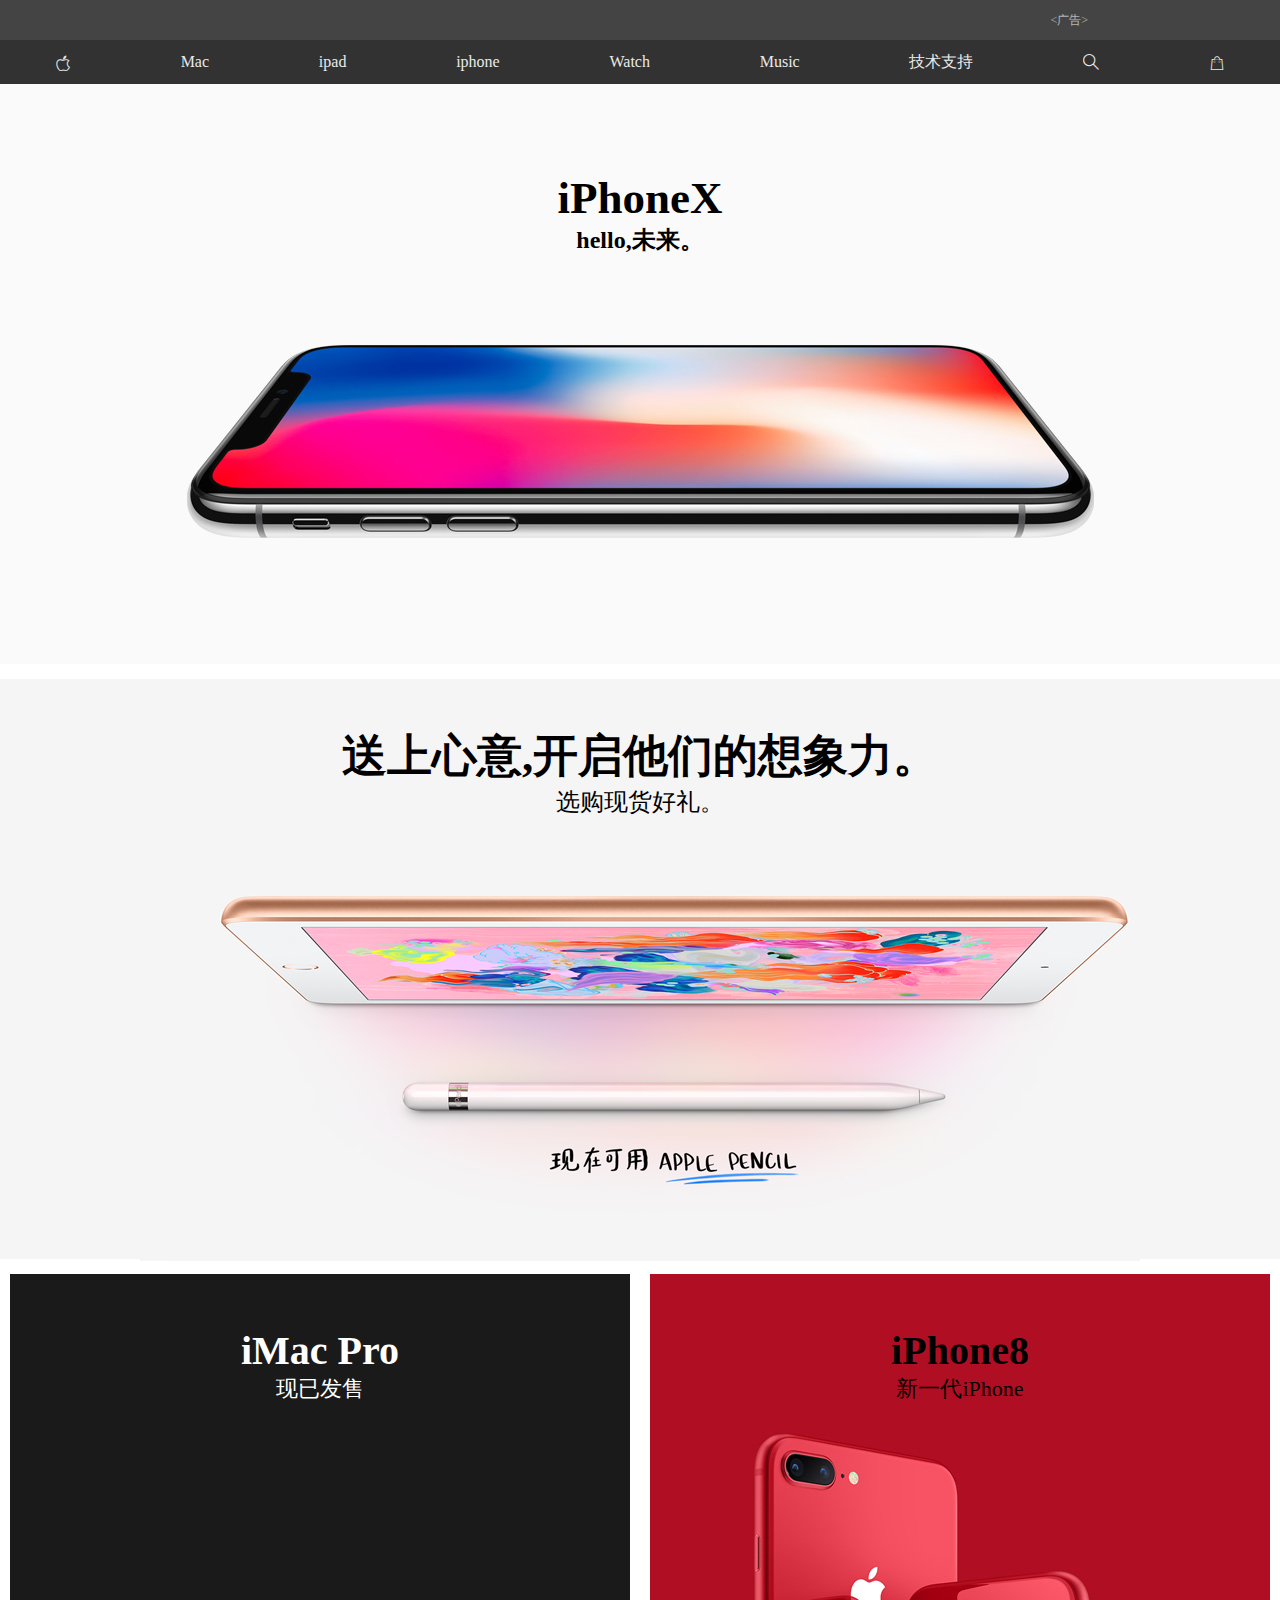
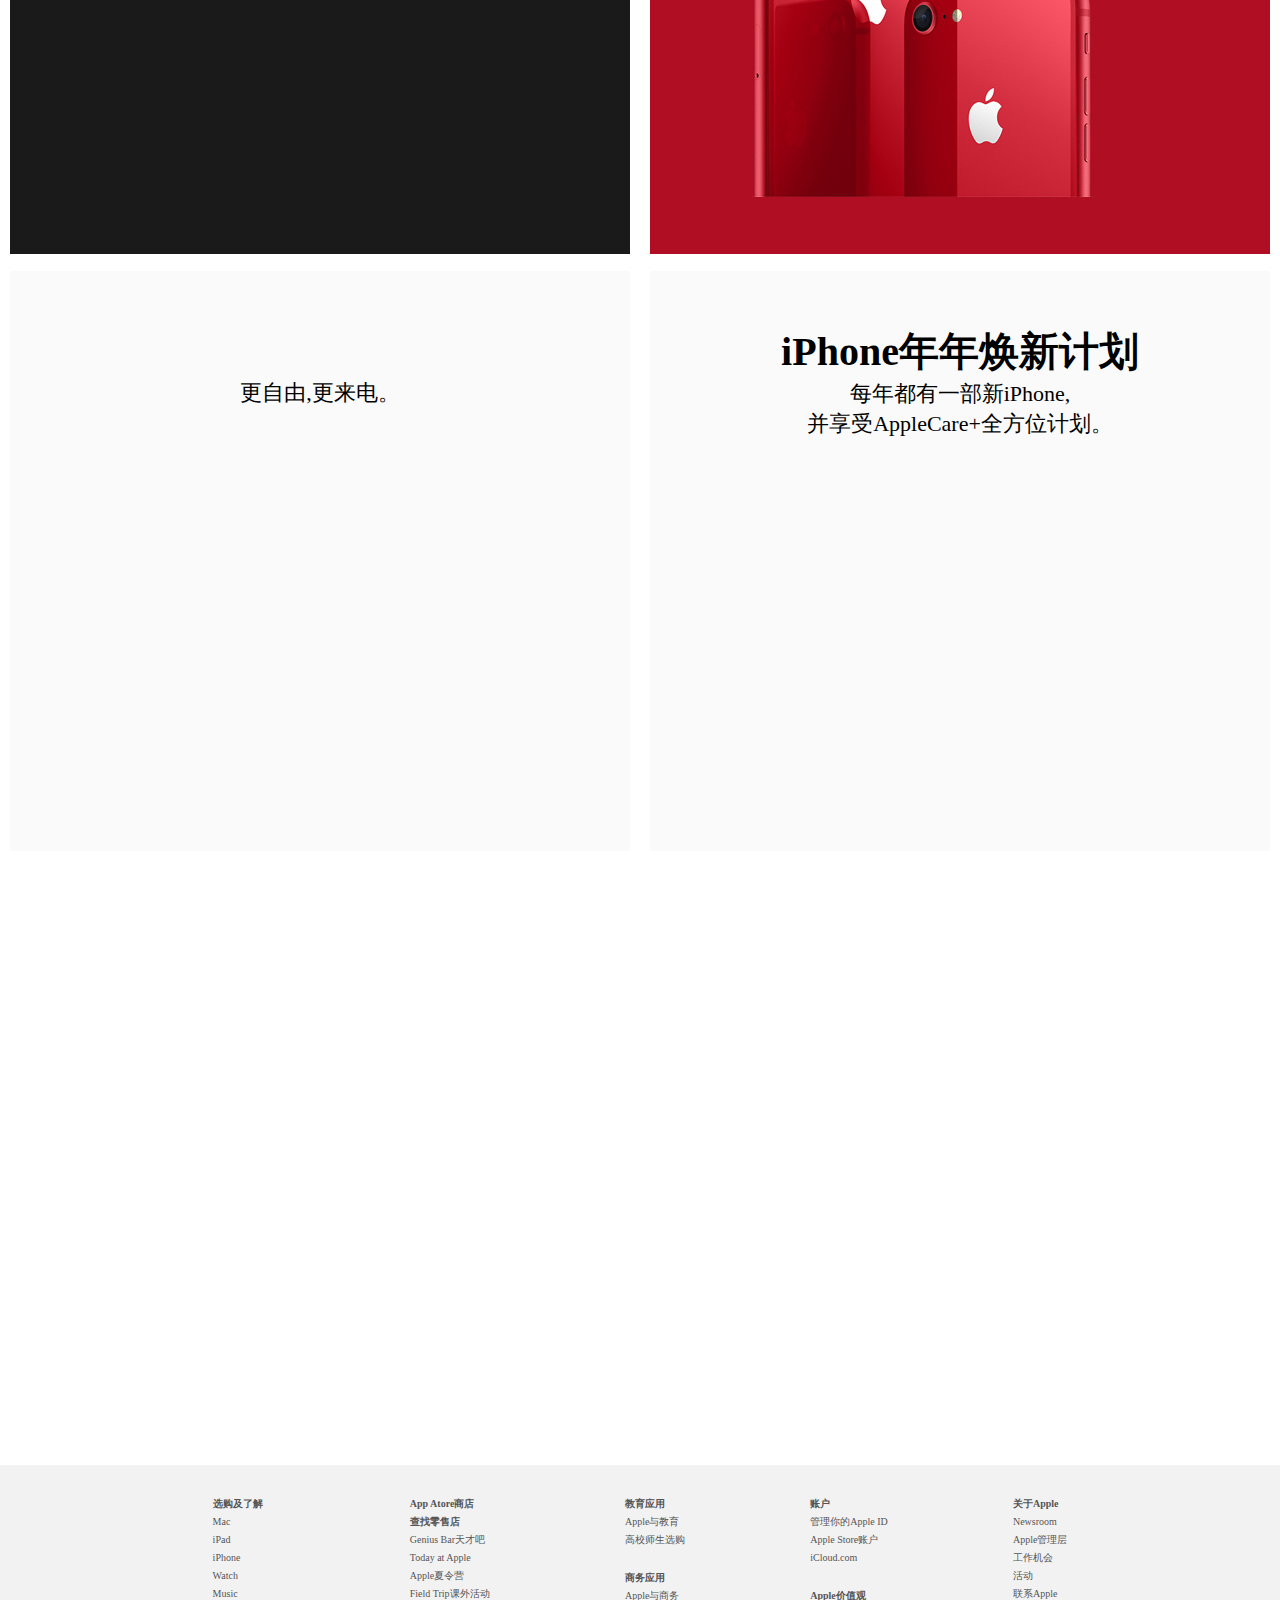
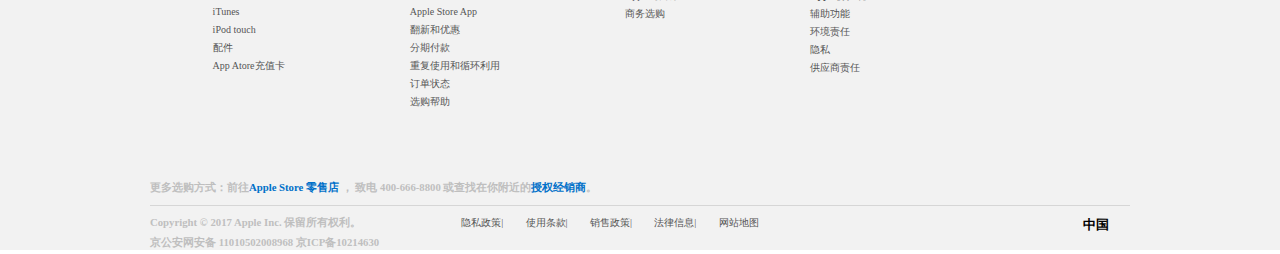
<file: index.html>
<!DOCTYPE html>
<html>
	<head>
		<meta charset="utf-8" name="viewport" />
		<title></title>
			<link href="font/iconfont.css" rel="stylesheet" />	
			<script src="jquery-3.2.1.js"></script>
		<style>
			*{
				margin: 0px;
				padding: 0px;
			}
			.guanggao{
				width: 100%;
				background-color: #444444;
				height: 40px;
				line-height: 40px;				
			}
			.guanggao1{
				width: 85%;
				text-align: right;
				color: #FFFFFF;
				font-size: 12px;
				opacity: 0.6;
			}	
			.apple a span{
				color: white;
			}	
			.sou{
				display: none;
			}			
			@media  screen and (min-width:768px ) and (max-width:1069px ) {		
				#da{
					width:100%;
					background-color: #323232;					
					height: 44px;
					line-height: 44px;
				}													
				
				.daohangtiao{
					width:100%;
					background-color: #323232;					
					height: 44px;
				}																
				.daohangtiao ul{
					display: flex;
					justify-content: space-around;
					height: 44px;
					line-height: 44px;
				}
				.daohangtiao ul li{
					list-style: none;
				}
				.daohangtiao ul li a{
					color: #FFFFFF;
					opacity: 0.9;
					text-decoration: none;
				}
				.daohangtiao ul li a:hover{
					color: #FFFFFF;
					opacity: 0.6;
					text-decoration: none;
				}
				.sp{
					display: none;
				}
				.watch,.iphone{
					width: 100%;
					height: 569px;
					text-align: center;
					margin: 0 auto;
				}
				.iphone{
					background-color:#FAFAFA;
				}
				.watch{
					margin-top: 15px;
					background-color:#F5F5F5;
				}	
				.iphone1{
					width: 100%;
					height: auto;
					padding-top: 88px;padding-bottom: 88px;
				}
				.watch1{
					width: 100%;
					height: auto;
					padding-top: 47px;padding-bottom: 47px;
				}
				.iphone1 h2{
					font-size: 44px;
				}
				.iphone1 h3{
					font-size: 24px;
				}
				.content{
					width: 704px;
					height: 148px;
					margin: 0 auto;
				}
				.content3{
					width: 742px;
					height: 383px;
					margin: 0 auto;
				}
				.content1{
					background:url(img/iphone_x_medium.jpg) no-repeat;
					width: 100%;
					height: 100%;
					background-position: 0 0;					
				}	
				.content2{
					background: url(img/ipad_medium.jpg) no-repeat;
					width: 100%;
					height: 100%;
					background-position: 0 0;
				}	
				.watch1 h2{
					font-size: 37px;
					font-weight: 600;
				}
				.watch1 h3{
					font-size: 22px;
					font-weight: 400;
				}
				.liebiao{
					margin-top: 15px;
					width: 100%;
				}
				.liebiao ul{
					display: flex;
					justify-content: space-around;
					flex-flow: wrap row;
					width: 100%;
				}	
				.liebiao ul li{
					list-style: none;
					width: 48%;
					height:  522px;
				}
				.liebiao ul li>div{
					width: 100%;
					height: 505px;
					margin: 0 auto;
					text-align: center;
					overflow: hidden;					
				}
				.te{
					background-color: #1A1A1A;
				}
				.shu{
					background-color: #B00E23;
				}
				.bei{
					background-color: #FAFAFA;
				}
				.box1{
					width: 100%;
					height: auto;
					padding-top: 53px;
					
				}
				.box1 h2{
					font-size: 40px;
				}
				.box1 h5{
					font-size: 22px;
					font-weight: 100;
					
				}
				.box1 h2,.box1 h5{
					color: white;
				}
				.coo h2,.coo h5{
					color: black;
				}
				.special{
					padding-top: 53px;
				}
				.box3{					
					width: 100%;
					height: 100%;
					background-position: 0 0;
				}
				.box3-item{
					background: url(http://ozcpgl12w.bkt.clouddn.com/imac_pro_medium.jpg) no-repeat;
				}	
				.box2-item{
					width: 380px;
					height: 392px;
					margin: 0 auto;
				}
				.box3-item1{
					background: url(img/product_red_medium.jpg) no-repeat;
				}	
				.box2-item1{
					width: 300px;
					height: 350px;
					margin: 0 auto;
					padding-top: 28px;
				}
				.box3-item2{
					background: url(http://ozcpgl12w.bkt.clouddn.com/watch_series_3_medium.jpg) no-repeat;
				}	
				.box2-item2{
					width: 288px;
					height: 322px;
					margin: 0 auto;
					padding-top: 50px;
				}
				.wenzi{
					background: url(http://ozcpgl12w.bkt.clouddn.com/watch_series_3_promo_medium.png) no-repeat;
					background-position: 0 0;
					width: 117px;
					height: 44px;
					margin: 0 auto;			
				}
				.box3-item3{
					background: url(http://ozcpgl12w.bkt.clouddn.com/trade_up_medium.jpg) no-repeat;
				}	
				.box2-item3{
					width: 516px;
					height: 490px;
					margin: 0 auto;
					position: relative;
					top: -100px;
				}
				.show{
					position: relative;
					z-index: 100;
				}
				.box3-item4{
					background: url(http://ozcpgl12w.bkt.clouddn.com/ipad_pro_film_medium.jpg) no-repeat;
				}	
				.box2-item4{
					width: 516px;
					height: 490px;
					margin: 0 auto;
					position: relative;
					top: -134px;
				}
				.box3-item5{
					background: url(http://ozcpgl12w.bkt.clouddn.com/holiday_film_medium.jpg) no-repeat;
				}	
				.box2-item5{
					width: 516px;
					height: 489px;
					margin: 0 auto;
					position: relative;
					top: -186px;
				}
				.footer{
					background-color: #F2F2F2;
					width: 100%;
					margin: 0 auto;		
					margin-top: -15px;			
				}
				.room{
					width: 100%;
					height: 286px;
					margin: 0 auto;
					padding-top: 30px;					
				}
				.room>ul{
					display: flex;
					justify-content: space-around;
				}
				.room ul li{
					list-style: none;
					font-size: xx-small;
					color: #555;				
				}
				.room>ul>li>ul>li{
					height: 18px;
					line-height: 18px;
				}
				.huanhang{
					margin-top: 20px;
				}
				.more{
					width: 80%px;
					margin: 0 auto;
					color: #BFBFBF;
				}
				.banquan{
					border-top: 1px solid #D6D6D6;
					width: 80%px;
					padding-top: 10px;
				}
				.footer1{
					width: 260px;
					height: 17px;
					float: left;
				}
				.footer2 {
					height: 20px;
					width: 320px;
					margin-left: 300px;
				}
				.footer2 ul li{
					list-style: none;					
					font-size: 10px;										
				}
				.footer2 ul li a{
					color: #555555;
					text-decoration: none;
				}
				.footer2 ul{
					width: 320px;
					display: flex;
					justify-content: space-around;
				}
				.more span{
					color: #0070C9;
				}
				.footer3{
					padding-bottom: 10px;
				}	
			}
			
			@media  screen  and (min-width:1069px ){	
				#da{
					width:100%;
					background-color: #323232;					
					height: 44px;
					line-height: 44px;
				}																					
				.daohangtiao{
					width:100%;
					background-color: #323232;					
					height: 44px;
				}																				
				.daohangtiao ul{
					display: flex;
					justify-content: space-around;
					height: 44px;
					line-height: 44px;
				}
				.daohangtiao ul li{
					list-style: none;
				}
				.daohangtiao ul li a{
					color: #FFFFFF;
					opacity: 0.9;
					text-decoration: none;
				}
				.daohangtiao ul li a:hover{
					color: #FFFFFF;
					opacity: 0.6;
					text-decoration: none;
				}
				.sp{
					display: none;
				}
				.watch,.iphone{
					width: 100%;
					height: 580px;
					text-align: center;
					margin: 0 auto;
				}	
				.iphone{
					background-color:#FAFAFA;
				}
				.watch{
					margin-top: 15px;
					background-color:#F5F5F5;
				}
				
				.iphone1{
					width: 100%;
					height: auto;
					padding-top: 88px;padding-bottom: 88px;
				}
				.watch1{
					width: 100%;
					height: auto;
					padding-top: 47px;padding-bottom: 47px;
				}
				.iphone1 h2{
					font-size: 45px;
				}
				.iphone1 h3{
					font-size: 24px;
				}
				.watch1 h2{
					font-size: 45px;
					font-weight: 600;
				}
				.watch1 h3{
					font-size: 24px;
					font-weight: 400;
				}
				.content{
					width: 909px;
					height: 194px;
					margin: 0 auto;
				}
				.content3{
					width: 1000px;
					height: 403px;
					margin: 0 auto;
				}
				.content1{
					background: url(img/iphone_x_large.jpg) no-repeat;
					width: 100%;
					height: 100%;
					background-position: 0 0;
				}
				.content2{
					background: url(img/ipad_large.jpg) no-repeat;
					width: 100%;
					height: 100%;
					background-position: 0 0;
				}
				.liebiao{
					margin-top: 15px;
					width: 100%;
				}
				.liebiao ul{
					display: flex;
					justify-content: space-around;
					flex-flow: wrap row;
					height: 1791px;
					width: 100%;
				}	
				.liebiao ul li{
					list-style: none;
					width: 48.4%;
				}
				.liebiao ul li>div{
					width: 100%;
					height: 580px;
					margin: 0 auto;
					text-align: center;
					overflow: hidden;
					
				}
				.te{
					background-color: #1A1A1A;
				}
				.shu{
					background-color: #B00E23;
				}
				.bei{
					background-color: #FAFAFA;
				}
				.box1{
					width: 100%;
					height: auto;
					padding-top: 53px;					
				}
				.box1 h2{
					font-size: 40px;
				}
				.box1 h5{
					font-size: 22px;
					font-weight: 100;					
				}
				.box1 h2,.box1 h5{
					color: white;
				}
				.coo h2,.coo h5{
					color: black;
				}
				.special{
					padding-top: 53px;
				}
				.box3{					
					width: 100%;
					height: 100%;					
					background-position: 0 0;
				}
				.box3-item{
					background: url(http://ozcpgl12w.bkt.clouddn.com/imac_pro_large.jpg) no-repeat;
				}	
				.box2-item{
					width: 450px;
					height: 457px;
					margin: 0 auto;
				}
				.box3-item1{
					background: url(img/product_red_large.jpg) no-repeat;
				}	
				.box2-item1{
					width: 415px;
					height: 416px;
					margin: 0 auto;
					padding-top: 28px;
				}
				.box3-item2{
					background: url(http://ozcpgl12w.bkt.clouddn.com/watch_series_3_large.jpg) no-repeat;
				}	
				.box2-item2{
					width: 586px;
					height: 274px;
					margin: 0 auto;
					padding-top: 90px;
				}
				.wenzi{
					background: url(http://ozcpgl12w.bkt.clouddn.com/watch_series_3_promo_large.png) no-repeat;
					background-position: 0 0;
					width: 142px;
					height: 54px;
					margin: 0 auto;			
				}
				.box3-item3{
					background: url(http://ozcpgl12w.bkt.clouddn.com/trade_up_large.jpg) no-repeat;
				}	
				.box2-item3{
					width: 1262px;
					height: 580px;
					margin: 0 auto;
					position: relative;
					left: -325px;
					top: -170px;
				}
				.show{
					position: relative;
					z-index: 100;
				}
				.box3-item4{
					background: url(http://ozcpgl12w.bkt.clouddn.com/ipad_pro_film_large.jpg) no-repeat;
				}	
				.box2-item4{
					width: 1262px;
					height: 580px;
					margin: 0 auto;
					position: relative;
					left: -325px;
					top: -134px;
				}
				.box3-item5{
					background: url(http://ozcpgl12w.bkt.clouddn.com/holiday_film_large.jpg) no-repeat;
				}	
				.box2-item5{
					width: 1262px;
					height: 580px;
					margin: 0 auto;
					position: relative;
					left: -325px;
					top: -186px;
				}
				.footer{
					background-color: #F2F2F2;
					margin-top: 15px;
					width: 100%;
					margin: 0 auto;					
				}
				.room{
					width: 980px;
					height: 286px;
					margin: 0 auto;
					padding-top: 30px;					
				}
				.room>ul{
					display: flex;
					justify-content: space-around;
				}
				.room ul li{
					list-style: none;
					font-size: 10px;
					color: #555;				
				}
				.room>ul>li>ul>li{
					height: 18px;
					line-height: 18px;
				}
				.huanhang{
					margin-top: 20px;
				}
				.more{
					width: 980px;
					margin: 0 auto;
					color: #BFBFBF;
				}
				.banquan{
					border-top: 1px solid #D6D6D6;
					width: 980px;
					padding-top: 10px;
				}
				.footer1{
					width: 260px;
					height: 17px;
					float: left;
				}
				.footer2 {
					height: 20px;
					width: 320px;
					margin-left: 300px;
				}
				.footer2 ul li{
					list-style: none;					
					font-size: 10px;										
				}
				.footer2 ul li a{
					color: #555555;
					text-decoration: none;
				}
				.footer2 ul{
					width: 320px;
					display: flex;
					justify-content: space-around;
				}
				.more span{
					color: #0070C9;
				}
				.footer3{
					padding-bottom: 10px;
				}
				.footer4{
					float: right;
				}
				.footer4 h5,.footer4 b{
					float: right;
					color: black;
					position: relative;
					top: -20px;
				}
				.footer4 b{
					background: url(https://images.apple.com/ac/flags/1/images/zh-cn/16.png) no-repeat;
					background-position: 0 0;
					width: 21px;height: 16px;
					display: block;
				}
			}			
			@media only screen and (max-width:768px ){												
				#da{
					width:100%;
					background-color: #323232;					
					height: 44px;
					line-height: 44px;
				}						
				.daohangtiao ul li{
					display: none;
				}
				.xiao{
					height: 40px;
					line-height: 40px;
					width: 100%;					
					display: block;
				}
				.sp{
					height: 40px;
					line-height: 40px;
					width: 100%;
					display: block;
				}
				.sp ul{
					display: flex;
					justify-content: space-around;
				}
				.sp ul li{
					list-style: none;
				}
				.sp ul li span{
					color: white;
				}
				.shousuo{
					color: white;					
				}
				.sp:hover .daohangtiao{
					height: auto;
					width: 100%;
					display: inline-block;
					background-color: #000000;	
				}
				.xiao:hover .daohangtiao ul{
					display: inline-block;	
					background-color: #000000;	
					color: white;	
					height: auto;width: 100%;							
				}
				.xiao:hover .daohangtiao ul li{
					height: 40px;
					width: 100%;
					text-align: left;
					list-style: none;
					display: inline-block;	
				}
				.xiao:hover .daohangtiao ul li a{
					color: white;
					opacity: 0.8;
					text-decoration: none;
					margin-left: 5%;
				}
				.xiao .daohangtiao ul li a:hover{
					color: white;
					opacity: 0.5;
					text-decoration: none;
				}
				.content{
					width: 167px;
					height: 333px;
					margin: 0 auto;
				}
				.content1{
					background: url(http://ozcpgl12w.bkt.clouddn.com/iphone_x_small.jpg) no-repeat;
					width: 100%;
					height: 100%;
					background-position: 0 0;
				}
				.watch,.iphone{
					width: 100%;
					height: 500px;
					text-align: center;
					margin: 0 auto;
					
				}	
				.iphone{
					background-color:#FAFAFA;
				}
				.watch{
					margin-top: 15px;
					background-color:#F5F5F5;
				}
				.iphone1{
					width: 100%;
					height: auto;
					padding-top: 40px;padding-bottom: 40px;
				}
				.watch1{
					width: 100%;
					height: auto;
					padding-top: 37px;padding-bottom: 37px;
				}
				.iphone1 h2{
					font-size: 32px;
				}
				.iphone1 h3{
					font-size: 19px;
				}
				.watch1 h2{
					font-size: 32px;
					font-weight: 600;
				}
				.watch1 h3{
					font-size: 19px;
					font-weight: 400;
				}
				.content2{
					background: url(http://ozcpgl12w.bkt.clouddn.com/holiday_last_chance_small.png) no-repeat;
					width: 100%;
					height: 100%;
					background-position: 0 0;
				}
				.content3{
					width: 235px;
					height: 330px;
					margin: 0 auto;
				}
				.apple a span ,.bao a span{
					display: none;
				}
				.sou{
					display: inline-block;
				}
				.liebiao{
					margin-top: 15px;
					width: 100%;
				}
				.liebiao ul{
					display: flex;
					justify-content: space-around;
					flex-flow: wrap row;
					height: 3190px;
					width: 100%;
				}	
				.liebiao ul li{
					list-style: none;
					width: 100%;
					height: 520px;
				}
				.liebiao ul li>div{
					width: 100%;
					height: 520px;
					margin: 0 auto;
					text-align: center;
					overflow: hidden;
				}
				.te{
					background-color: #1A1A1A;
				}
				.shu{
					background-color: #B00E23;
				}
				.bei{
					background-color: #FAFAFA;
				}
				.box1{
					width: 100%;
					height: auto;
					padding-top: 53px;					
				}
				.box1 h2{
					font-size: 40px;
				}
				.box1 h5{
					font-size: 22px;
					font-weight: 100;
					
				}
				.box1 h2,.box1 h5{
					color: white;
				}
				.coo h2,.coo h5{
					color: black;
				}
				.special{
					padding-top: 53px;
				}
				.box3{					
					width: 100%;
					height: 100%;
					background-position: 0 0;
				}
				.box3-item{
					background: url(http://ozcpgl12w.bkt.clouddn.com/imac_pro_small.jpg) no-repeat;
				}	
				.box2-item{
					width: 323px;
					height: 333px;
					margin: 0 auto;
				}
				.box3-item1{
					background: url(http://ozcpgl12w.bkt.clouddn.com/iphone_8_small.jpg) no-repeat;
				}	
				.box2-item1{
					width: 269px;
					height: 361px;
					margin: 0 auto;
					padding-top: 28px;
				}
				.box3-item2{
					background: url(http://ozcpgl12w.bkt.clouddn.com/watch_series_3_small.jpg) no-repeat;
				}	
				.box2-item2{
					width: 291px;
					height: 326px;
					margin: 0 auto;
					padding-top: 90px;
				}
				.wenzi{
					background: url(http://ozcpgl12w.bkt.clouddn.com/watch_series_3_promo_small.png) no-repeat;
					background-position: 0 0;
					width: 142px;
					height: 54px;
					margin: 0 auto;			
				}
				.box3-item3{
					background: url(http://ozcpgl12w.bkt.clouddn.com/trade_up_small.jpg) no-repeat;
				}	
				.box2-item3{
					width: 736px;
					height: 500px;
					margin: 0 auto;
					position: relative;

					top: -140px;
				}
				.show{
					position: relative;
					z-index: 100;
				}
				.box3-item4{
					background: url(http://ozcpgl12w.bkt.clouddn.com/ipad_pro_film_small.jpg) no-repeat;
				}	
				.box2-item4{
					width: 736px;
					height: 500px;
					margin: 0 auto;
					position: relative;
					top: -134px;
					left: -2px;
				}
				.box3-item5{
					background: url(http://ozcpgl12w.bkt.clouddn.com/holiday_film_small.jpg) no-repeat;
				}	
				.box2-item5{
					width: 736px;
					height: 548px;
					margin: 0 auto;
					position: relative;
					top: -186px;
					left: -2px;
				}
				.footer{
					background-color: #F2F2F2;
					width: 100%;
					margin: 0 auto;	
					margin-top: -20px;				
				}
				.room{
					margin: 0 auto;				
				}
				.room>ul{
					display: block;
					width: 100%;
				}
				.room ul li{
					list-style: none;
					font-size: 10px;
					color: #555;				
				}
				.room>ul>li>ul>li>ul>li{
					display: none;
				}
				.room>ul>li>ul>li{
					height: 18px;
					padding-bottom: 10px;padding-top: 10px;
					border-bottom: 1px solid #D6D6D6;
				}
				.huanhang{
					margin-top: 20px;
				}
				.more{
					margin: 0 auto;
					color: #BFBFBF;
					margin-top: 18px;
				}
				.banquan{

					width: 980px;
					padding-top: 10px;
				}
				.footer1{
					width: 260px;
					height: 17px;
					float: left;
				}
				.footer2 {
					height: 20px;
					width: 320px;
					margin-left: 300px;
				}
				.footer2 ul li{
					list-style: none;					
					font-size: 10px;										
				}
				.footer2 ul li a{
					color: #555555;
					text-decoration: none;
				}
				.footer2 ul{
					width: 320px;
					display: flex;
					justify-content: space-around;
				}
				.more span{
					color: #0070C9;
				}
				.footer3{
					padding-bottom: 10px;
				}
				.move{
					margin-top: -20px !important;
				}
			}
		</style>

	</head>
	<body>	
		<div class="guanggao">
			<div class="guanggao1">
				<广告>
			</div>
		<!--导航-->	
		</div>
		<div id="da">
			<div class="xiao">
				<div class="sp">
					<ul>
						<li><span class="iconfont icon-fenlei"></span></li>
						<li><span class="iconfont icon-pingguo"></span></li>
						<li><span class="iconfont icon-shoppingbag"></span></li>
					</ul>					
				</div>
				<div class="daohangtiao">
					<ul>
						<li class="apple">
							<a href="#">
								<span class="iconfont icon-pingguo"></span>
							</a>							
						</li>
						<li>
							<a href="#">
								Mac
							</a>							
						</li>
						<li>
							<a href="#">
								ipad
							</a>							
						</li>
						<li>
							<a href="#">
								iphone
							</a>							
						</li>
						<li>
							<a href="#">
								Watch
							</a>							
						</li>
						<li>
							<a href="#">
								Music
							</a>						
						</li>
						<li>
							<a href="#">
								技术支持
							</a>							
						</li>
						<li>
							<a href="#">
								<span class="iconfont icon-sousuo"></span>
								<span class="sou">搜索apple.com</span>
							</a>							
						</li>
						<li class="bao">
							<a href="#">
								<span class="iconfont icon-shoppingbag"></span>
							</a>							
						</li>
					</ul>
				</div>
			</div>
		</div>	
		<!--手机-->
		<div class="iphone">
			<div class="iphone1">
				<h2>
					iPhoneX
				</h2>
				<h3>
					hello,未来。
				</h3>
			</div>			
			<div class="content">
				<div class="content1"></div>
			</div>			
		</div>
		<!--表-->
		<div class="watch ">
			<div class="watch1 ">
				<h2>送上心意,开启他们的想象力。</h2>
				<h3>选购现货好礼。</h3>
			</div>
			<div class="content3">
				<div class="content2"></div>
			</div>
		</div>
		<!--列表-->
		<div class="liebiao">
			<ul>
				<li>
					<div class="te">
						<div class="box1">
							<h2>iMac Pro</h2>
							<h5>现已发售</h5>
						</div>
						<div class="box2 box2-item">
							<div class="box3 box3-item"></div>
						</div>
					</div>
				</li>
				<li>
					<div class="shu">
						<div class="box1 special coo">
							<h2>iPhone8</h2>
							<h5>新一代iPhone</h5>
						</div>
						<div class="box2 box2-item1">
							<div class="box3 box3-item1"></div>
						</div>
					</div>
				</li>
				<li>
					<div class="bei">
						<div class="box1 coo">
							<h2><div class="wenzi"></div></h2>
							<h5>更自由,更来电。</h5>
						</div>
						<div class="box2 box2-item2">
							<div class="box3 box3-item2"></div>
						</div>
					</div>
				</li>
				<li>
					<div class="bei">
						<div class="box1 coo show">
							<h2>iPhone年年焕新计划</h2>
							<h5>每年都有一部新iPhone,</h5>
							<h5>并享受AppleCare+全方位计划。</h5>
						</div>
						<div class="box2 box2-item3">
							<div class="box3 box3-item3"></div>
						</div>
					</div>
				</li>
				<li>
					<div>
						<div class="box1 show">
							<h2>iPad Pro+ios11</h2>
							<h5>观看影片</h5>
						</div>
						<div class="box2 box2-item4">
							<div class="box3 box3-item4"></div>
						</div>
					</div>
				</li>
				<li>
					<div class="move">
						<div class="box1 show">
							<h2>这个冬天,</h2>
							<h2>你让谁心动?</h2>
							<h5>观看<<心动>></心动></h5>
						</div>
						<div class="box2 box2-item5">
							<div class="box3 box3-item5"></div>
						</div>
					</div>
				</li>
			</ul>
		</div>
		<!--底部-->
		<div class="footer">
			<div class="room">
				<ul>
					<li>
						<ul>
							<li><b>选购及了解</b>
								<ul>
									<li>Mac</li>
									<li>iPad</li>
									<li>iPhone</li>
									<li>Watch</li>
									<li>Music</li>
									<li>iTunes</li>
									<li>iPod touch</li>
									<li>配件</li>
									<li>App Atore充值卡</li>
								</ul>
							</li>				
						</ul>
					</li>
					<li>
						<ul>						
							<li><b>App Atore商店</b>
								<ul>
									<li><b>查找零售店</b></li>
									<li>Genius Bar天才吧</li>
									<li>Today at Apple</li>
									<li>Apple夏令营</li>
									<li>Field Trip课外活动</li>
									<li>Apple Store App </li>
									<li>翻新和优惠</li>
									<li>分期付款</li>
									<li>重复使用和循环利用</li>
									<li>订单状态</li>
									<li>选购帮助</li>	
								</ul>
							</li>
												
						</ul>
					</li>
					<li>
						<ul>						
							<li><b>教育应用</b>
								<ul>
									<li>Apple与教育</li>
									<li>高校师生选购</li>
									<li class="huanhang"><b>商务应用</b></li>
									<li>Apple与商务</li>
									<li>商务选购</li>	
								</ul>
							</li>
												
						</ul>
					</li>
					<li>
						<ul>	
							<li><b>账户</b>
								<ul>
									<li>管理你的Apple ID</li>
									<li>Apple Store账户</li>
									<li>iCloud.com</li>
									<li class="huanhang"><b>Apple价值观</b></li>
									<li>辅助功能</li>
									<li>环境责任</li>
									<li>隐私</li>
									<li>供应商责任</li>
								</ul>
							</li>
																		
						</ul>
					</li>
					<li>
						<ul>
							<li><b>关于Apple</b>
								<ul>
									<li>Newsroom</li>
									<li>Apple管理层</li>
									<li>工作机会</li>
									<li>活动</li>
									<li>联系Apple</li>
								</ul>
							</li>
							
						</ul>
					</li>				
				</ul>
			</div>
			
			<div class="more">
				<div class="footer3">
					<h6>
						更多选购方式：前往<span>Apple Store 零售店</span> ，
						致电 400-666-8800 或查找在你附近的<span>授权经销商</span>。
					</h6>					
				</div>
				<div class="banquan">
					<div class="footer1">
						<h6>
							Copyright &copy; 2017 Apple Inc. 保留所有权利。								
						</h6>
					</div>				
					<div class="footer2">
						<ul>
							<li><a href="#">隐私政策|</a></li>
							<li><a href="#">使用条款|</a></li>
							<li><a href="#">销售政策|</a></li>
							<li><a href="#">法律信息|</a></li>
							<li><a href="#">网站地图</a></li>
						</ul>						
					</div>
					<div class="footer4">
						<b></b>
						<h5>中国</h5>
					</div>
				</div>
				<div>
					<h6>京公安网安备 11010502008968 京ICP备10214630</h6>	
				</div>
							
			</div>
		</div>

			<!--<script type="text/javascript">
				/*js方法*/
				window.onscroll=function(){  
					var topScroll =document.body.scrollTop;//滚动的距离,距离顶部的距离     
					var bignav = document.getElementById("da");//获取到导航栏id       
					if(topScroll > 60){ //当滚动距离大于250px时执行下面的东西        
						bignav.style.position = 'fixed';         
						bignav.style.top = '0';        
						bignav.style.zIndex = '9999';       
					}else{//当滚动距离小于250的时候执行下面的内容，也就是让导航栏恢复原状
					bignav.style.position = 'static';        
					}    
				}
			</script>-->
			<script>
				/*jq方法*/
			$(function(){
				var a = $('#da'),
					b =a.offset();
				$(document).on('scroll',function(){
					var	c = $(document).scrollTop();
					if(b.top<=c){
						a.css({'position':'fixed','top':'0px' ,'z-index':'9999'})
						}else{
							a.css({'position':'absolute','top':'40px'})
							}
					})
				})
			</script>
		<!--<script>
			 var a;           
		        function scroll( fn ) {
		            var beforeScrollTop = document.body.scrollTop,
		                fn = fn || function() {};
		            window.addEventListener("scroll", function() {
		                var afterScrollTop = document.body.scrollTop,
		                    delta = afterScrollTop - beforeScrollTop;
		                if( delta === 0 ) return false;
		                fn( delta > 0 ? "down" : "up" );
		                beforeScrollTop = afterScrollTop;
		            }, false);
		        }
		        scroll(function(direction) { 
		            // console.log(direction);
		            a =  direction;
		        }); 
		</script>-->
	</body>
	
</html>
</file>
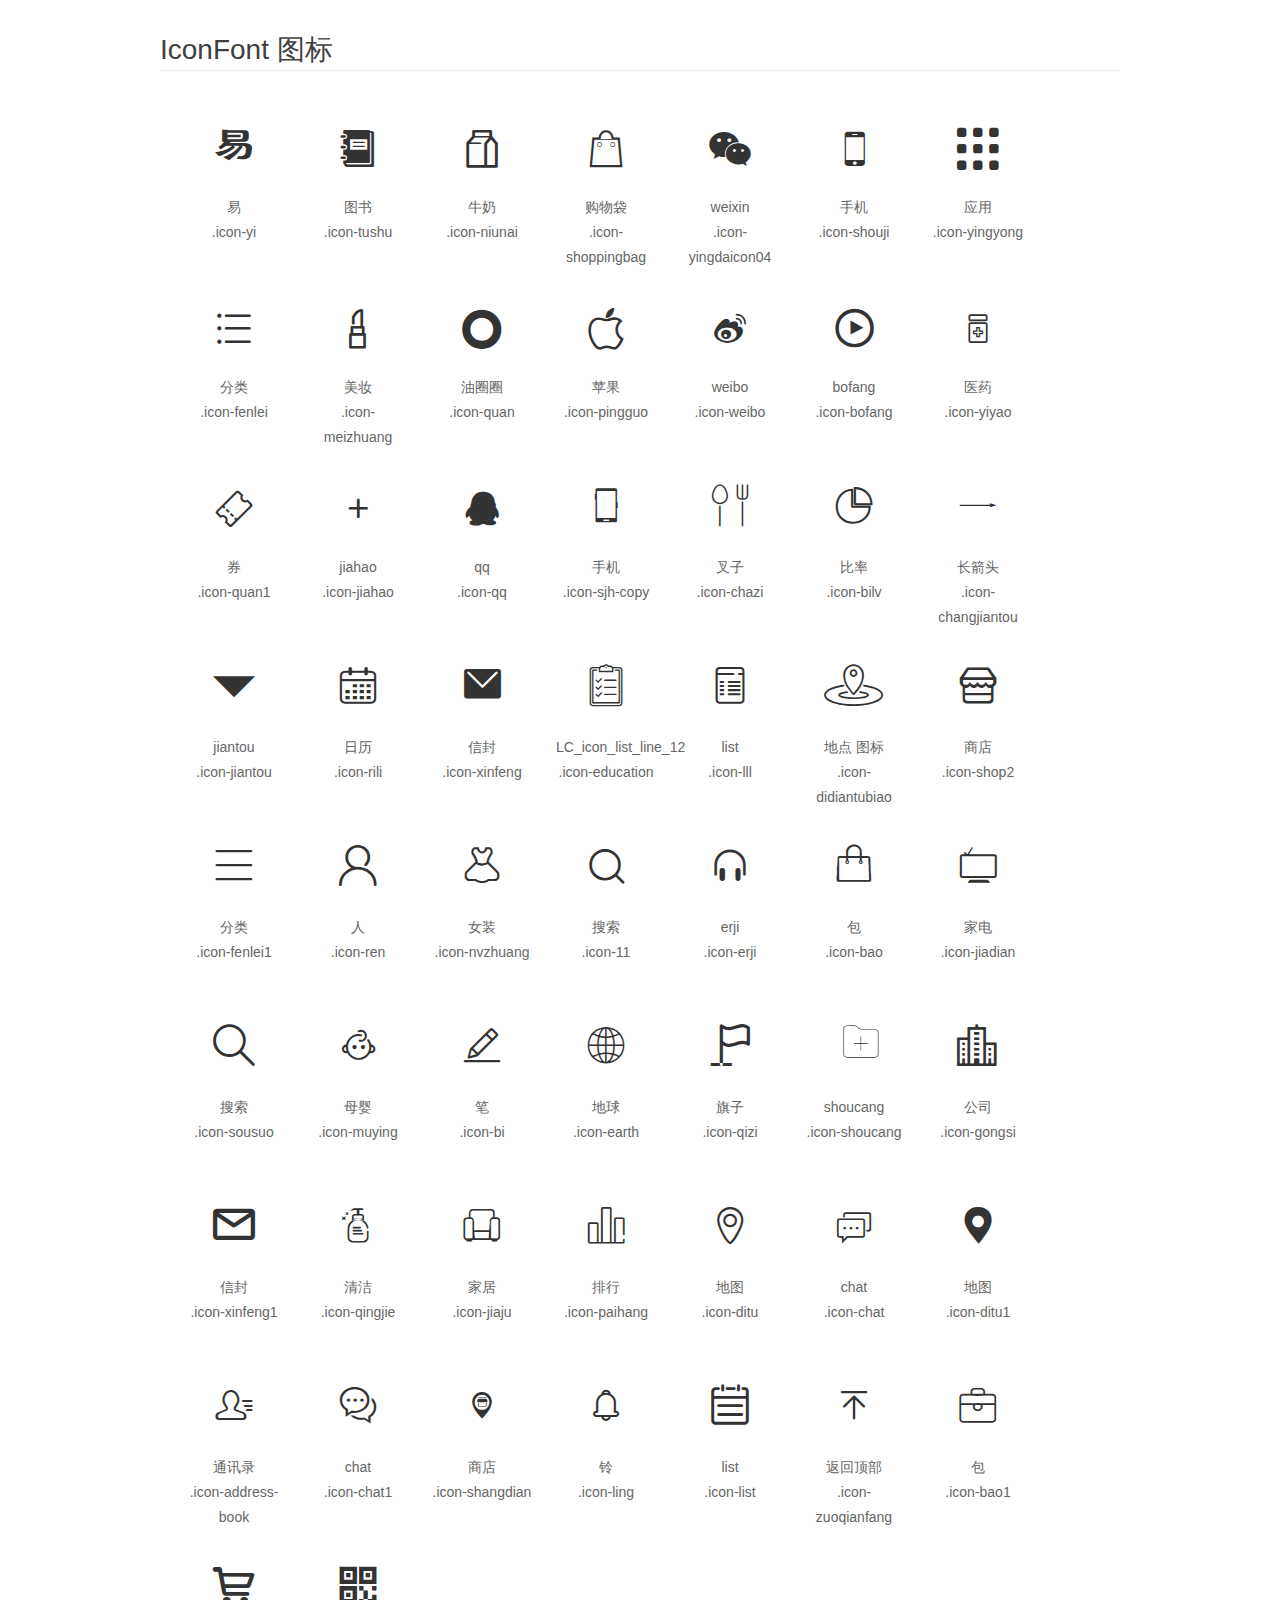
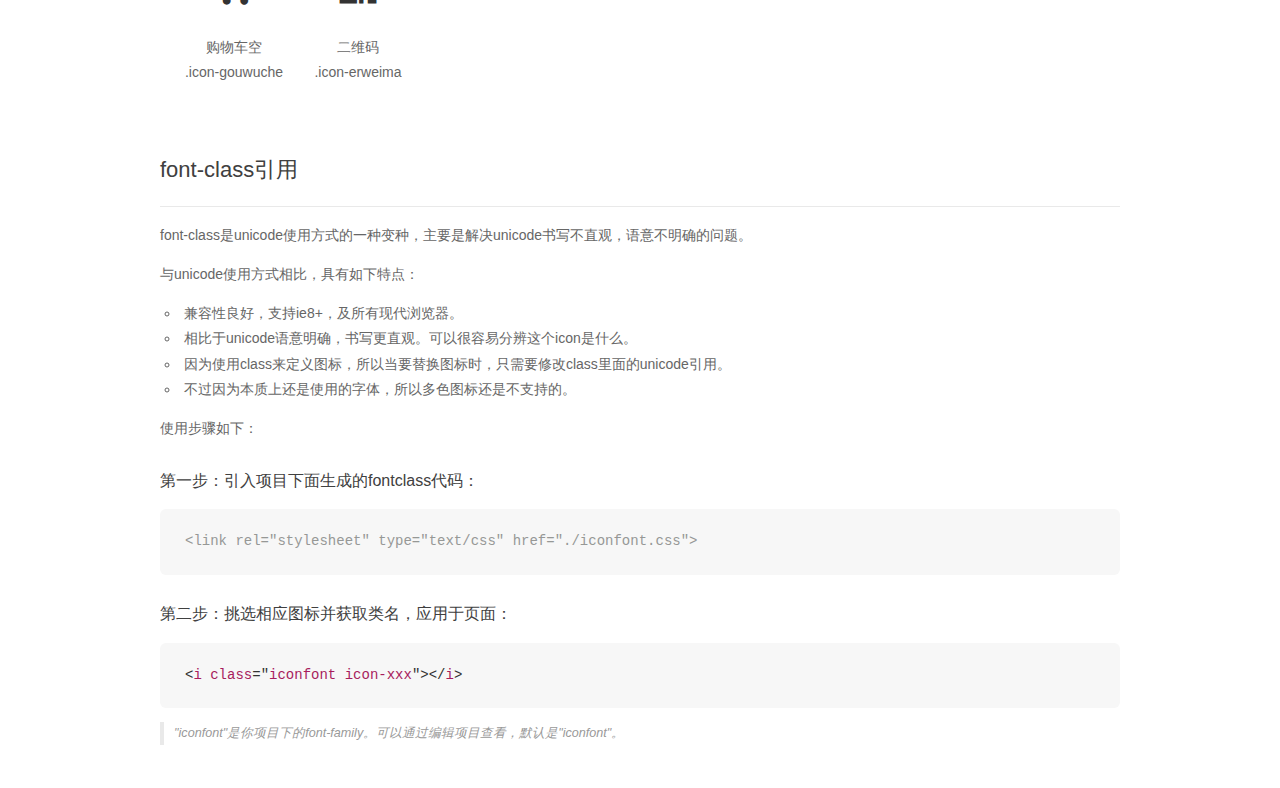
<file: font/demo_fontclass.html>
<!DOCTYPE html>
<html>
<head>
    <meta charset="utf-8"/>
    <title>IconFont</title>
    <link rel="stylesheet" href="demo.css">
    <link rel="stylesheet" href="iconfont.css">
</head>
<body>
    <div class="main markdown">
        <h1>IconFont 图标</h1>
        <ul class="icon_lists clear">
            
                <li>
                <i class="icon iconfont icon-yi"></i>
                    <div class="name">易</div>
                    <div class="fontclass">.icon-yi</div>
                </li>
            
                <li>
                <i class="icon iconfont icon-tushu"></i>
                    <div class="name">图书</div>
                    <div class="fontclass">.icon-tushu</div>
                </li>
            
                <li>
                <i class="icon iconfont icon-niunai"></i>
                    <div class="name">牛奶</div>
                    <div class="fontclass">.icon-niunai</div>
                </li>
            
                <li>
                <i class="icon iconfont icon-shoppingbag"></i>
                    <div class="name">购物袋</div>
                    <div class="fontclass">.icon-shoppingbag</div>
                </li>
            
                <li>
                <i class="icon iconfont icon-yingdaicon04"></i>
                    <div class="name">weixin</div>
                    <div class="fontclass">.icon-yingdaicon04</div>
                </li>
            
                <li>
                <i class="icon iconfont icon-shouji"></i>
                    <div class="name">手机</div>
                    <div class="fontclass">.icon-shouji</div>
                </li>
            
                <li>
                <i class="icon iconfont icon-yingyong"></i>
                    <div class="name">应用</div>
                    <div class="fontclass">.icon-yingyong</div>
                </li>
            
                <li>
                <i class="icon iconfont icon-fenlei"></i>
                    <div class="name">分类</div>
                    <div class="fontclass">.icon-fenlei</div>
                </li>
            
                <li>
                <i class="icon iconfont icon-meizhuang"></i>
                    <div class="name">美妆</div>
                    <div class="fontclass">.icon-meizhuang</div>
                </li>
            
                <li>
                <i class="icon iconfont icon-quan"></i>
                    <div class="name">油圈圈</div>
                    <div class="fontclass">.icon-quan</div>
                </li>
            
                <li>
                <i class="icon iconfont icon-pingguo"></i>
                    <div class="name">苹果</div>
                    <div class="fontclass">.icon-pingguo</div>
                </li>
            
                <li>
                <i class="icon iconfont icon-weibo"></i>
                    <div class="name">weibo</div>
                    <div class="fontclass">.icon-weibo</div>
                </li>
            
                <li>
                <i class="icon iconfont icon-bofang"></i>
                    <div class="name">bofang</div>
                    <div class="fontclass">.icon-bofang</div>
                </li>
            
                <li>
                <i class="icon iconfont icon-yiyao"></i>
                    <div class="name">医药</div>
                    <div class="fontclass">.icon-yiyao</div>
                </li>
            
                <li>
                <i class="icon iconfont icon-quan1"></i>
                    <div class="name">券</div>
                    <div class="fontclass">.icon-quan1</div>
                </li>
            
                <li>
                <i class="icon iconfont icon-jiahao"></i>
                    <div class="name">jiahao</div>
                    <div class="fontclass">.icon-jiahao</div>
                </li>
            
                <li>
                <i class="icon iconfont icon-qq"></i>
                    <div class="name">qq</div>
                    <div class="fontclass">.icon-qq</div>
                </li>
            
                <li>
                <i class="icon iconfont icon-sjh-copy"></i>
                    <div class="name">手机</div>
                    <div class="fontclass">.icon-sjh-copy</div>
                </li>
            
                <li>
                <i class="icon iconfont icon-chazi"></i>
                    <div class="name">叉子</div>
                    <div class="fontclass">.icon-chazi</div>
                </li>
            
                <li>
                <i class="icon iconfont icon-bilv"></i>
                    <div class="name">比率</div>
                    <div class="fontclass">.icon-bilv</div>
                </li>
            
                <li>
                <i class="icon iconfont icon-changjiantou"></i>
                    <div class="name">长箭头</div>
                    <div class="fontclass">.icon-changjiantou</div>
                </li>
            
                <li>
                <i class="icon iconfont icon-jiantou"></i>
                    <div class="name">jiantou</div>
                    <div class="fontclass">.icon-jiantou</div>
                </li>
            
                <li>
                <i class="icon iconfont icon-rili"></i>
                    <div class="name">日历</div>
                    <div class="fontclass">.icon-rili</div>
                </li>
            
                <li>
                <i class="icon iconfont icon-xinfeng"></i>
                    <div class="name">信封</div>
                    <div class="fontclass">.icon-xinfeng</div>
                </li>
            
                <li>
                <i class="icon iconfont icon-education"></i>
                    <div class="name">LC_icon_list_line_12</div>
                    <div class="fontclass">.icon-education</div>
                </li>
            
                <li>
                <i class="icon iconfont icon-lll"></i>
                    <div class="name">list</div>
                    <div class="fontclass">.icon-lll</div>
                </li>
            
                <li>
                <i class="icon iconfont icon-didiantubiao"></i>
                    <div class="name">地点  图标</div>
                    <div class="fontclass">.icon-didiantubiao</div>
                </li>
            
                <li>
                <i class="icon iconfont icon-shop2"></i>
                    <div class="name">商店</div>
                    <div class="fontclass">.icon-shop2</div>
                </li>
            
                <li>
                <i class="icon iconfont icon-fenlei1"></i>
                    <div class="name">分类</div>
                    <div class="fontclass">.icon-fenlei1</div>
                </li>
            
                <li>
                <i class="icon iconfont icon-ren"></i>
                    <div class="name">人</div>
                    <div class="fontclass">.icon-ren</div>
                </li>
            
                <li>
                <i class="icon iconfont icon-nvzhuang"></i>
                    <div class="name">女装</div>
                    <div class="fontclass">.icon-nvzhuang</div>
                </li>
            
                <li>
                <i class="icon iconfont icon-11"></i>
                    <div class="name">搜索</div>
                    <div class="fontclass">.icon-11</div>
                </li>
            
                <li>
                <i class="icon iconfont icon-erji"></i>
                    <div class="name">erji</div>
                    <div class="fontclass">.icon-erji</div>
                </li>
            
                <li>
                <i class="icon iconfont icon-bao"></i>
                    <div class="name">包</div>
                    <div class="fontclass">.icon-bao</div>
                </li>
            
                <li>
                <i class="icon iconfont icon-jiadian"></i>
                    <div class="name">家电</div>
                    <div class="fontclass">.icon-jiadian</div>
                </li>
            
                <li>
                <i class="icon iconfont icon-sousuo"></i>
                    <div class="name">搜索</div>
                    <div class="fontclass">.icon-sousuo</div>
                </li>
            
                <li>
                <i class="icon iconfont icon-muying"></i>
                    <div class="name">母婴</div>
                    <div class="fontclass">.icon-muying</div>
                </li>
            
                <li>
                <i class="icon iconfont icon-bi"></i>
                    <div class="name">笔</div>
                    <div class="fontclass">.icon-bi</div>
                </li>
            
                <li>
                <i class="icon iconfont icon-earth"></i>
                    <div class="name">地球</div>
                    <div class="fontclass">.icon-earth</div>
                </li>
            
                <li>
                <i class="icon iconfont icon-qizi"></i>
                    <div class="name">旗子</div>
                    <div class="fontclass">.icon-qizi</div>
                </li>
            
                <li>
                <i class="icon iconfont icon-shoucang"></i>
                    <div class="name">shoucang</div>
                    <div class="fontclass">.icon-shoucang</div>
                </li>
            
                <li>
                <i class="icon iconfont icon-gongsi"></i>
                    <div class="name">公司</div>
                    <div class="fontclass">.icon-gongsi</div>
                </li>
            
                <li>
                <i class="icon iconfont icon-xinfeng1"></i>
                    <div class="name">信封</div>
                    <div class="fontclass">.icon-xinfeng1</div>
                </li>
            
                <li>
                <i class="icon iconfont icon-qingjie"></i>
                    <div class="name">清洁</div>
                    <div class="fontclass">.icon-qingjie</div>
                </li>
            
                <li>
                <i class="icon iconfont icon-jiaju"></i>
                    <div class="name">家居</div>
                    <div class="fontclass">.icon-jiaju</div>
                </li>
            
                <li>
                <i class="icon iconfont icon-paihang"></i>
                    <div class="name">排行</div>
                    <div class="fontclass">.icon-paihang</div>
                </li>
            
                <li>
                <i class="icon iconfont icon-ditu"></i>
                    <div class="name">地图</div>
                    <div class="fontclass">.icon-ditu</div>
                </li>
            
                <li>
                <i class="icon iconfont icon-chat"></i>
                    <div class="name">chat</div>
                    <div class="fontclass">.icon-chat</div>
                </li>
            
                <li>
                <i class="icon iconfont icon-ditu1"></i>
                    <div class="name">地图</div>
                    <div class="fontclass">.icon-ditu1</div>
                </li>
            
                <li>
                <i class="icon iconfont icon-address-book"></i>
                    <div class="name">通讯录</div>
                    <div class="fontclass">.icon-address-book</div>
                </li>
            
                <li>
                <i class="icon iconfont icon-chat1"></i>
                    <div class="name">chat</div>
                    <div class="fontclass">.icon-chat1</div>
                </li>
            
                <li>
                <i class="icon iconfont icon-shangdian"></i>
                    <div class="name">商店</div>
                    <div class="fontclass">.icon-shangdian</div>
                </li>
            
                <li>
                <i class="icon iconfont icon-ling"></i>
                    <div class="name">铃</div>
                    <div class="fontclass">.icon-ling</div>
                </li>
            
                <li>
                <i class="icon iconfont icon-list"></i>
                    <div class="name">list</div>
                    <div class="fontclass">.icon-list</div>
                </li>
            
                <li>
                <i class="icon iconfont icon-zuoqianfang"></i>
                    <div class="name">返回顶部</div>
                    <div class="fontclass">.icon-zuoqianfang</div>
                </li>
            
                <li>
                <i class="icon iconfont icon-bao1"></i>
                    <div class="name">包</div>
                    <div class="fontclass">.icon-bao1</div>
                </li>
            
                <li>
                <i class="icon iconfont icon-gouwuche"></i>
                    <div class="name">购物车空</div>
                    <div class="fontclass">.icon-gouwuche</div>
                </li>
            
                <li>
                <i class="icon iconfont icon-erweima"></i>
                    <div class="name">二维码</div>
                    <div class="fontclass">.icon-erweima</div>
                </li>
            
        </ul>

        <h2 id="font-class-">font-class引用</h2>
        <hr>

        <p>font-class是unicode使用方式的一种变种，主要是解决unicode书写不直观，语意不明确的问题。</p>
        <p>与unicode使用方式相比，具有如下特点：</p>
        <ul>
        <li>兼容性良好，支持ie8+，及所有现代浏览器。</li>
        <li>相比于unicode语意明确，书写更直观。可以很容易分辨这个icon是什么。</li>
        <li>因为使用class来定义图标，所以当要替换图标时，只需要修改class里面的unicode引用。</li>
        <li>不过因为本质上还是使用的字体，所以多色图标还是不支持的。</li>
        </ul>
        <p>使用步骤如下：</p>
        <h3 id="-fontclass-">第一步：引入项目下面生成的fontclass代码：</h3>


        <pre><code class="lang-js hljs javascript"><span class="hljs-comment">&lt;link rel="stylesheet" type="text/css" href="./iconfont.css"&gt;</span></code></pre>
        <h3 id="-">第二步：挑选相应图标并获取类名，应用于页面：</h3>
        <pre><code class="lang-css hljs">&lt;<span class="hljs-selector-tag">i</span> <span class="hljs-selector-tag">class</span>="<span class="hljs-selector-tag">iconfont</span> <span class="hljs-selector-tag">icon-xxx</span>"&gt;&lt;/<span class="hljs-selector-tag">i</span>&gt;</code></pre>
        <blockquote>
        <p>"iconfont"是你项目下的font-family。可以通过编辑项目查看，默认是"iconfont"。</p>
        </blockquote>
    </div>
</body>
</html>
</file>
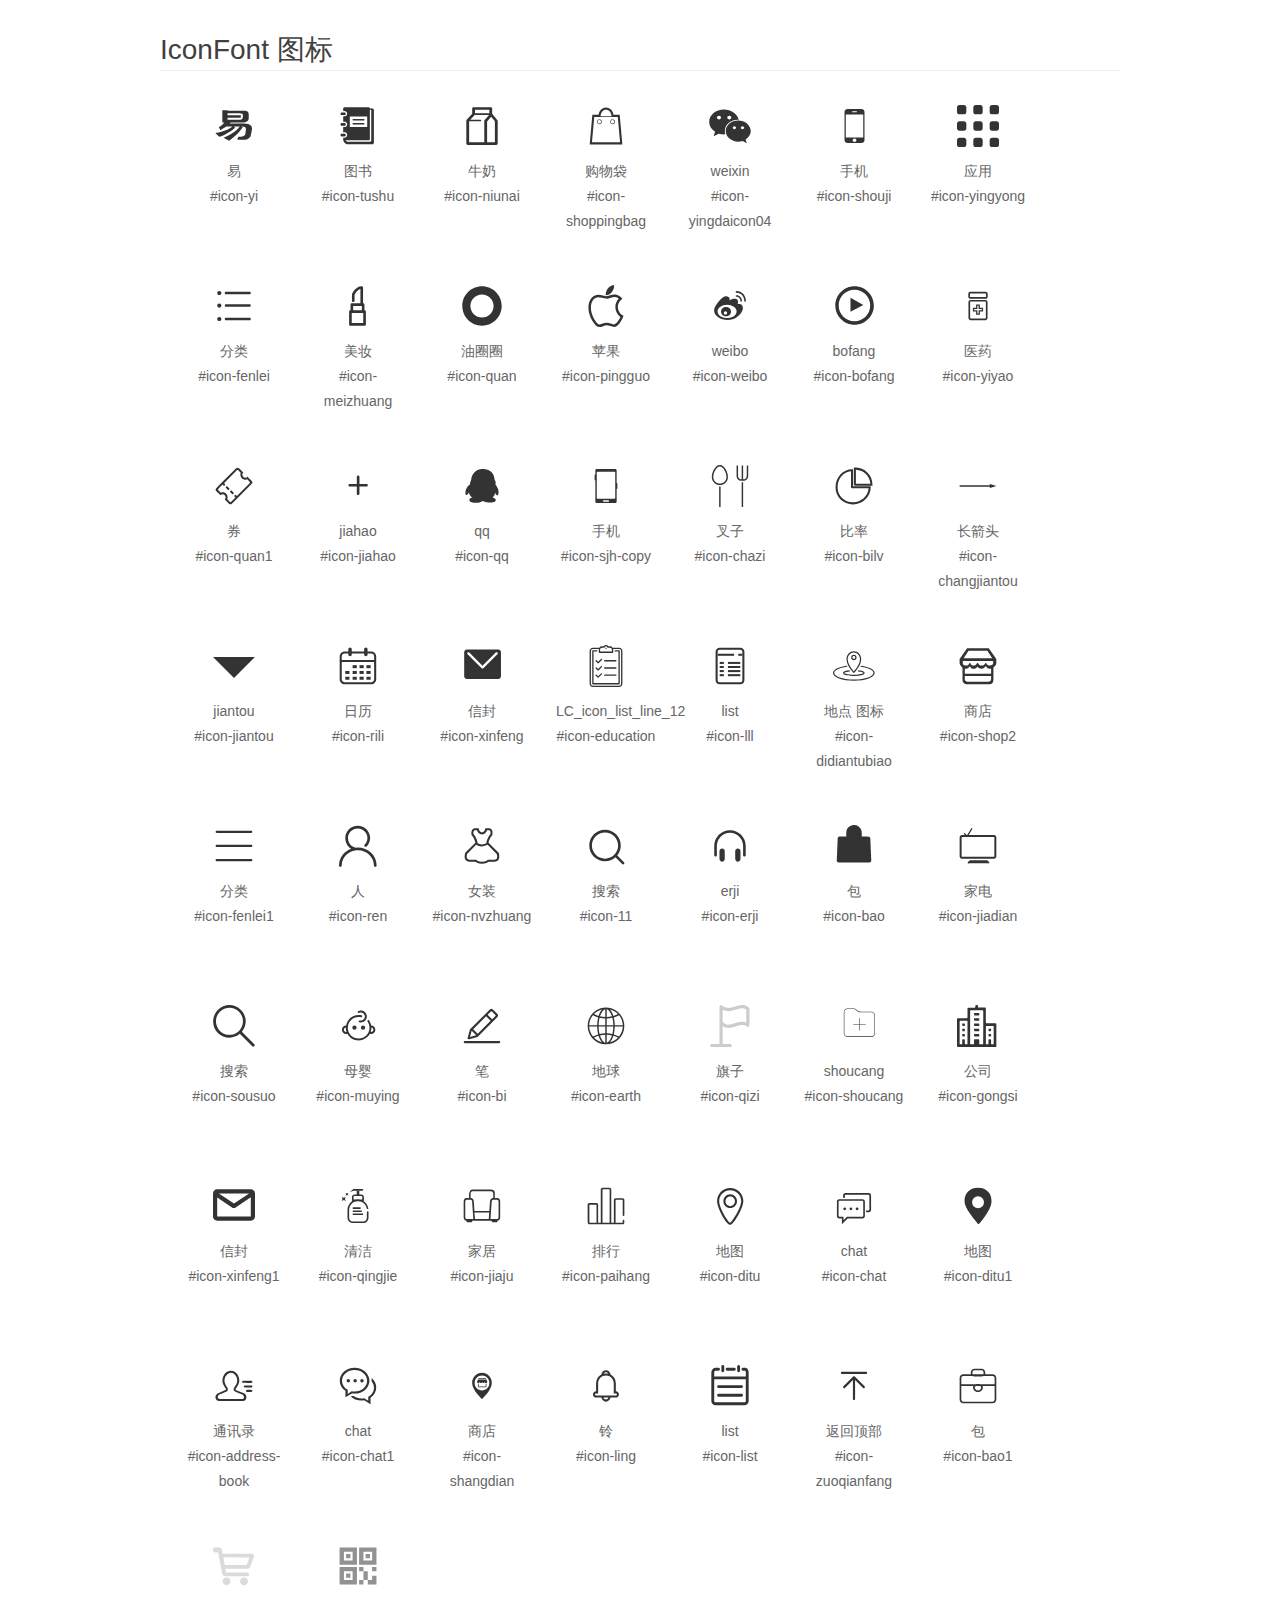
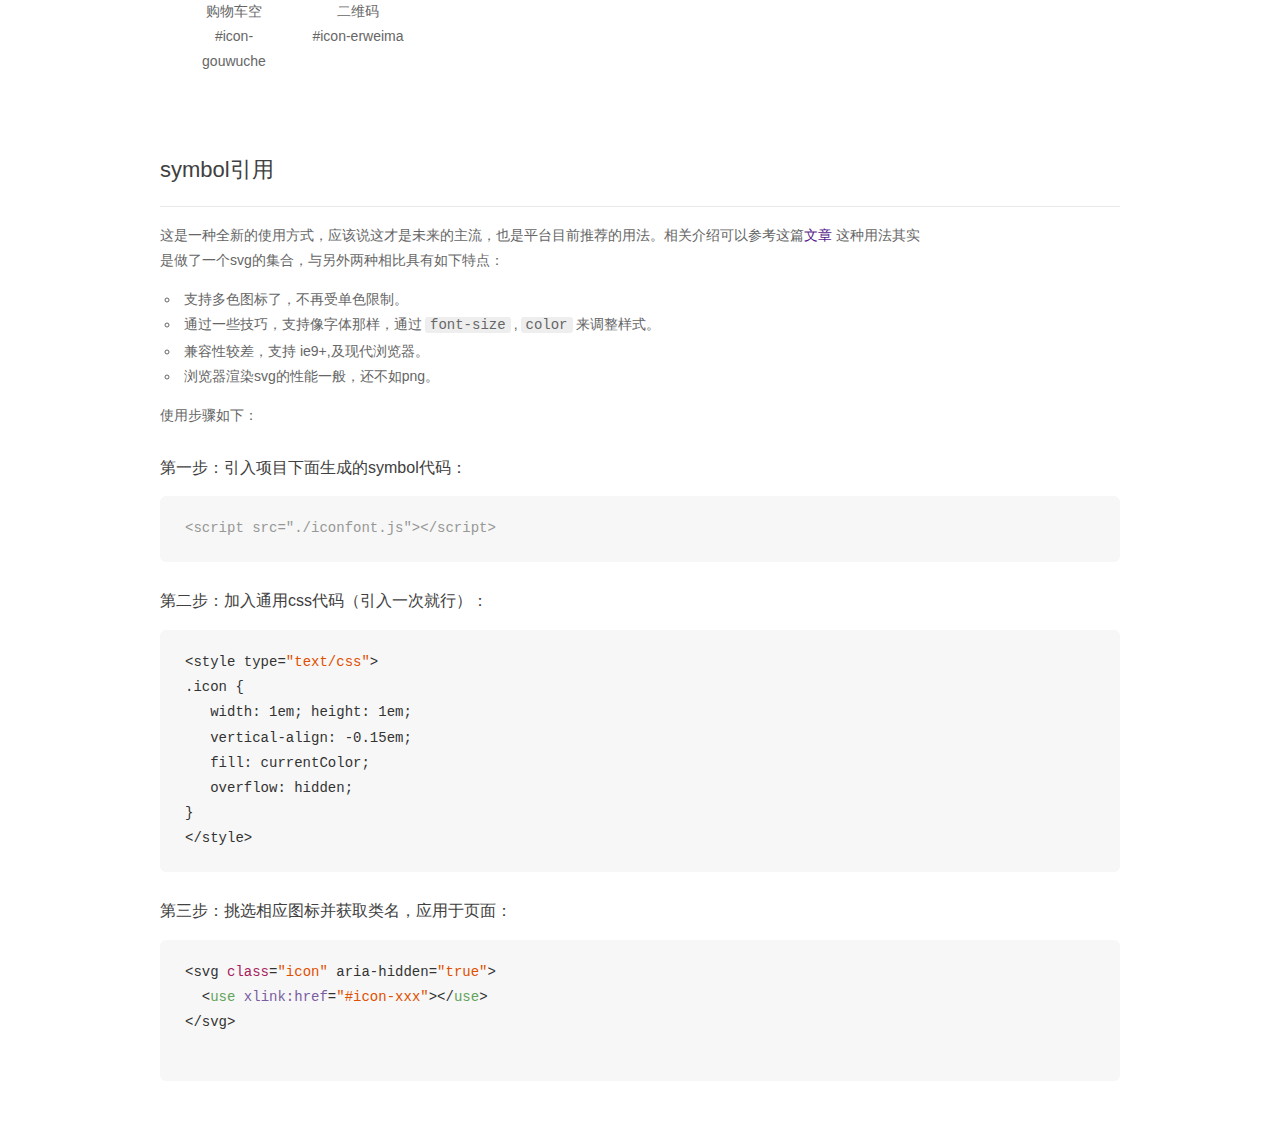
<file: font/demo_symbol.html>
<!DOCTYPE html>
<html>
<head>
    <meta charset="utf-8"/>
    <title>IconFont</title>
    <link rel="stylesheet" href="demo.css">
    <script src="iconfont.js"></script>

    <style type="text/css">
        .icon {
          /* 通过设置 font-size 来改变图标大小 */
          width: 1em; height: 1em;
          /* 图标和文字相邻时，垂直对齐 */
          vertical-align: -0.15em;
          /* 通过设置 color 来改变 SVG 的颜色/fill */
          fill: currentColor;
          /* path 和 stroke 溢出 viewBox 部分在 IE 下会显示
             normalize.css 中也包含这行 */
          overflow: hidden;
        }

    </style>
</head>
<body>
    <div class="main markdown">
        <h1>IconFont 图标</h1>
        <ul class="icon_lists clear">
            
                <li>
                    <svg class="icon" aria-hidden="true">
                        <use xlink:href="#icon-yi"></use>
                    </svg>
                    <div class="name">易</div>
                    <div class="fontclass">#icon-yi</div>
                </li>
            
                <li>
                    <svg class="icon" aria-hidden="true">
                        <use xlink:href="#icon-tushu"></use>
                    </svg>
                    <div class="name">图书</div>
                    <div class="fontclass">#icon-tushu</div>
                </li>
            
                <li>
                    <svg class="icon" aria-hidden="true">
                        <use xlink:href="#icon-niunai"></use>
                    </svg>
                    <div class="name">牛奶</div>
                    <div class="fontclass">#icon-niunai</div>
                </li>
            
                <li>
                    <svg class="icon" aria-hidden="true">
                        <use xlink:href="#icon-shoppingbag"></use>
                    </svg>
                    <div class="name">购物袋</div>
                    <div class="fontclass">#icon-shoppingbag</div>
                </li>
            
                <li>
                    <svg class="icon" aria-hidden="true">
                        <use xlink:href="#icon-yingdaicon04"></use>
                    </svg>
                    <div class="name">weixin</div>
                    <div class="fontclass">#icon-yingdaicon04</div>
                </li>
            
                <li>
                    <svg class="icon" aria-hidden="true">
                        <use xlink:href="#icon-shouji"></use>
                    </svg>
                    <div class="name">手机</div>
                    <div class="fontclass">#icon-shouji</div>
                </li>
            
                <li>
                    <svg class="icon" aria-hidden="true">
                        <use xlink:href="#icon-yingyong"></use>
                    </svg>
                    <div class="name">应用</div>
                    <div class="fontclass">#icon-yingyong</div>
                </li>
            
                <li>
                    <svg class="icon" aria-hidden="true">
                        <use xlink:href="#icon-fenlei"></use>
                    </svg>
                    <div class="name">分类</div>
                    <div class="fontclass">#icon-fenlei</div>
                </li>
            
                <li>
                    <svg class="icon" aria-hidden="true">
                        <use xlink:href="#icon-meizhuang"></use>
                    </svg>
                    <div class="name">美妆</div>
                    <div class="fontclass">#icon-meizhuang</div>
                </li>
            
                <li>
                    <svg class="icon" aria-hidden="true">
                        <use xlink:href="#icon-quan"></use>
                    </svg>
                    <div class="name">油圈圈</div>
                    <div class="fontclass">#icon-quan</div>
                </li>
            
                <li>
                    <svg class="icon" aria-hidden="true">
                        <use xlink:href="#icon-pingguo"></use>
                    </svg>
                    <div class="name">苹果</div>
                    <div class="fontclass">#icon-pingguo</div>
                </li>
            
                <li>
                    <svg class="icon" aria-hidden="true">
                        <use xlink:href="#icon-weibo"></use>
                    </svg>
                    <div class="name">weibo</div>
                    <div class="fontclass">#icon-weibo</div>
                </li>
            
                <li>
                    <svg class="icon" aria-hidden="true">
                        <use xlink:href="#icon-bofang"></use>
                    </svg>
                    <div class="name">bofang</div>
                    <div class="fontclass">#icon-bofang</div>
                </li>
            
                <li>
                    <svg class="icon" aria-hidden="true">
                        <use xlink:href="#icon-yiyao"></use>
                    </svg>
                    <div class="name">医药</div>
                    <div class="fontclass">#icon-yiyao</div>
                </li>
            
                <li>
                    <svg class="icon" aria-hidden="true">
                        <use xlink:href="#icon-quan1"></use>
                    </svg>
                    <div class="name">券</div>
                    <div class="fontclass">#icon-quan1</div>
                </li>
            
                <li>
                    <svg class="icon" aria-hidden="true">
                        <use xlink:href="#icon-jiahao"></use>
                    </svg>
                    <div class="name">jiahao</div>
                    <div class="fontclass">#icon-jiahao</div>
                </li>
            
                <li>
                    <svg class="icon" aria-hidden="true">
                        <use xlink:href="#icon-qq"></use>
                    </svg>
                    <div class="name">qq</div>
                    <div class="fontclass">#icon-qq</div>
                </li>
            
                <li>
                    <svg class="icon" aria-hidden="true">
                        <use xlink:href="#icon-sjh-copy"></use>
                    </svg>
                    <div class="name">手机</div>
                    <div class="fontclass">#icon-sjh-copy</div>
                </li>
            
                <li>
                    <svg class="icon" aria-hidden="true">
                        <use xlink:href="#icon-chazi"></use>
                    </svg>
                    <div class="name">叉子</div>
                    <div class="fontclass">#icon-chazi</div>
                </li>
            
                <li>
                    <svg class="icon" aria-hidden="true">
                        <use xlink:href="#icon-bilv"></use>
                    </svg>
                    <div class="name">比率</div>
                    <div class="fontclass">#icon-bilv</div>
                </li>
            
                <li>
                    <svg class="icon" aria-hidden="true">
                        <use xlink:href="#icon-changjiantou"></use>
                    </svg>
                    <div class="name">长箭头</div>
                    <div class="fontclass">#icon-changjiantou</div>
                </li>
            
                <li>
                    <svg class="icon" aria-hidden="true">
                        <use xlink:href="#icon-jiantou"></use>
                    </svg>
                    <div class="name">jiantou</div>
                    <div class="fontclass">#icon-jiantou</div>
                </li>
            
                <li>
                    <svg class="icon" aria-hidden="true">
                        <use xlink:href="#icon-rili"></use>
                    </svg>
                    <div class="name">日历</div>
                    <div class="fontclass">#icon-rili</div>
                </li>
            
                <li>
                    <svg class="icon" aria-hidden="true">
                        <use xlink:href="#icon-xinfeng"></use>
                    </svg>
                    <div class="name">信封</div>
                    <div class="fontclass">#icon-xinfeng</div>
                </li>
            
                <li>
                    <svg class="icon" aria-hidden="true">
                        <use xlink:href="#icon-education"></use>
                    </svg>
                    <div class="name">LC_icon_list_line_12</div>
                    <div class="fontclass">#icon-education</div>
                </li>
            
                <li>
                    <svg class="icon" aria-hidden="true">
                        <use xlink:href="#icon-lll"></use>
                    </svg>
                    <div class="name">list</div>
                    <div class="fontclass">#icon-lll</div>
                </li>
            
                <li>
                    <svg class="icon" aria-hidden="true">
                        <use xlink:href="#icon-didiantubiao"></use>
                    </svg>
                    <div class="name">地点  图标</div>
                    <div class="fontclass">#icon-didiantubiao</div>
                </li>
            
                <li>
                    <svg class="icon" aria-hidden="true">
                        <use xlink:href="#icon-shop2"></use>
                    </svg>
                    <div class="name">商店</div>
                    <div class="fontclass">#icon-shop2</div>
                </li>
            
                <li>
                    <svg class="icon" aria-hidden="true">
                        <use xlink:href="#icon-fenlei1"></use>
                    </svg>
                    <div class="name">分类</div>
                    <div class="fontclass">#icon-fenlei1</div>
                </li>
            
                <li>
                    <svg class="icon" aria-hidden="true">
                        <use xlink:href="#icon-ren"></use>
                    </svg>
                    <div class="name">人</div>
                    <div class="fontclass">#icon-ren</div>
                </li>
            
                <li>
                    <svg class="icon" aria-hidden="true">
                        <use xlink:href="#icon-nvzhuang"></use>
                    </svg>
                    <div class="name">女装</div>
                    <div class="fontclass">#icon-nvzhuang</div>
                </li>
            
                <li>
                    <svg class="icon" aria-hidden="true">
                        <use xlink:href="#icon-11"></use>
                    </svg>
                    <div class="name">搜索</div>
                    <div class="fontclass">#icon-11</div>
                </li>
            
                <li>
                    <svg class="icon" aria-hidden="true">
                        <use xlink:href="#icon-erji"></use>
                    </svg>
                    <div class="name">erji</div>
                    <div class="fontclass">#icon-erji</div>
                </li>
            
                <li>
                    <svg class="icon" aria-hidden="true">
                        <use xlink:href="#icon-bao"></use>
                    </svg>
                    <div class="name">包</div>
                    <div class="fontclass">#icon-bao</div>
                </li>
            
                <li>
                    <svg class="icon" aria-hidden="true">
                        <use xlink:href="#icon-jiadian"></use>
                    </svg>
                    <div class="name">家电</div>
                    <div class="fontclass">#icon-jiadian</div>
                </li>
            
                <li>
                    <svg class="icon" aria-hidden="true">
                        <use xlink:href="#icon-sousuo"></use>
                    </svg>
                    <div class="name">搜索</div>
                    <div class="fontclass">#icon-sousuo</div>
                </li>
            
                <li>
                    <svg class="icon" aria-hidden="true">
                        <use xlink:href="#icon-muying"></use>
                    </svg>
                    <div class="name">母婴</div>
                    <div class="fontclass">#icon-muying</div>
                </li>
            
                <li>
                    <svg class="icon" aria-hidden="true">
                        <use xlink:href="#icon-bi"></use>
                    </svg>
                    <div class="name">笔</div>
                    <div class="fontclass">#icon-bi</div>
                </li>
            
                <li>
                    <svg class="icon" aria-hidden="true">
                        <use xlink:href="#icon-earth"></use>
                    </svg>
                    <div class="name">地球</div>
                    <div class="fontclass">#icon-earth</div>
                </li>
            
                <li>
                    <svg class="icon" aria-hidden="true">
                        <use xlink:href="#icon-qizi"></use>
                    </svg>
                    <div class="name">旗子</div>
                    <div class="fontclass">#icon-qizi</div>
                </li>
            
                <li>
                    <svg class="icon" aria-hidden="true">
                        <use xlink:href="#icon-shoucang"></use>
                    </svg>
                    <div class="name">shoucang</div>
                    <div class="fontclass">#icon-shoucang</div>
                </li>
            
                <li>
                    <svg class="icon" aria-hidden="true">
                        <use xlink:href="#icon-gongsi"></use>
                    </svg>
                    <div class="name">公司</div>
                    <div class="fontclass">#icon-gongsi</div>
                </li>
            
                <li>
                    <svg class="icon" aria-hidden="true">
                        <use xlink:href="#icon-xinfeng1"></use>
                    </svg>
                    <div class="name">信封</div>
                    <div class="fontclass">#icon-xinfeng1</div>
                </li>
            
                <li>
                    <svg class="icon" aria-hidden="true">
                        <use xlink:href="#icon-qingjie"></use>
                    </svg>
                    <div class="name">清洁</div>
                    <div class="fontclass">#icon-qingjie</div>
                </li>
            
                <li>
                    <svg class="icon" aria-hidden="true">
                        <use xlink:href="#icon-jiaju"></use>
                    </svg>
                    <div class="name">家居</div>
                    <div class="fontclass">#icon-jiaju</div>
                </li>
            
                <li>
                    <svg class="icon" aria-hidden="true">
                        <use xlink:href="#icon-paihang"></use>
                    </svg>
                    <div class="name">排行</div>
                    <div class="fontclass">#icon-paihang</div>
                </li>
            
                <li>
                    <svg class="icon" aria-hidden="true">
                        <use xlink:href="#icon-ditu"></use>
                    </svg>
                    <div class="name">地图</div>
                    <div class="fontclass">#icon-ditu</div>
                </li>
            
                <li>
                    <svg class="icon" aria-hidden="true">
                        <use xlink:href="#icon-chat"></use>
                    </svg>
                    <div class="name">chat</div>
                    <div class="fontclass">#icon-chat</div>
                </li>
            
                <li>
                    <svg class="icon" aria-hidden="true">
                        <use xlink:href="#icon-ditu1"></use>
                    </svg>
                    <div class="name">地图</div>
                    <div class="fontclass">#icon-ditu1</div>
                </li>
            
                <li>
                    <svg class="icon" aria-hidden="true">
                        <use xlink:href="#icon-address-book"></use>
                    </svg>
                    <div class="name">通讯录</div>
                    <div class="fontclass">#icon-address-book</div>
                </li>
            
                <li>
                    <svg class="icon" aria-hidden="true">
                        <use xlink:href="#icon-chat1"></use>
                    </svg>
                    <div class="name">chat</div>
                    <div class="fontclass">#icon-chat1</div>
                </li>
            
                <li>
                    <svg class="icon" aria-hidden="true">
                        <use xlink:href="#icon-shangdian"></use>
                    </svg>
                    <div class="name">商店</div>
                    <div class="fontclass">#icon-shangdian</div>
                </li>
            
                <li>
                    <svg class="icon" aria-hidden="true">
                        <use xlink:href="#icon-ling"></use>
                    </svg>
                    <div class="name">铃</div>
                    <div class="fontclass">#icon-ling</div>
                </li>
            
                <li>
                    <svg class="icon" aria-hidden="true">
                        <use xlink:href="#icon-list"></use>
                    </svg>
                    <div class="name">list</div>
                    <div class="fontclass">#icon-list</div>
                </li>
            
                <li>
                    <svg class="icon" aria-hidden="true">
                        <use xlink:href="#icon-zuoqianfang"></use>
                    </svg>
                    <div class="name">返回顶部</div>
                    <div class="fontclass">#icon-zuoqianfang</div>
                </li>
            
                <li>
                    <svg class="icon" aria-hidden="true">
                        <use xlink:href="#icon-bao1"></use>
                    </svg>
                    <div class="name">包</div>
                    <div class="fontclass">#icon-bao1</div>
                </li>
            
                <li>
                    <svg class="icon" aria-hidden="true">
                        <use xlink:href="#icon-gouwuche"></use>
                    </svg>
                    <div class="name">购物车空</div>
                    <div class="fontclass">#icon-gouwuche</div>
                </li>
            
                <li>
                    <svg class="icon" aria-hidden="true">
                        <use xlink:href="#icon-erweima"></use>
                    </svg>
                    <div class="name">二维码</div>
                    <div class="fontclass">#icon-erweima</div>
                </li>
            
        </ul>


        <h2 id="symbol-">symbol引用</h2>
        <hr>

        <p>这是一种全新的使用方式，应该说这才是未来的主流，也是平台目前推荐的用法。相关介绍可以参考这篇<a href="">文章</a>
        这种用法其实是做了一个svg的集合，与另外两种相比具有如下特点：</p>
        <ul>
          <li>支持多色图标了，不再受单色限制。</li>
          <li>通过一些技巧，支持像字体那样，通过<code>font-size</code>,<code>color</code>来调整样式。</li>
          <li>兼容性较差，支持 ie9+,及现代浏览器。</li>
          <li>浏览器渲染svg的性能一般，还不如png。</li>
        </ul>
        <p>使用步骤如下：</p>
        <h3 id="-symbol-">第一步：引入项目下面生成的symbol代码：</h3>
        <pre><code class="lang-js hljs javascript"><span class="hljs-comment">&lt;script src="./iconfont.js"&gt;&lt;/script&gt;</span></code></pre>
        <h3 id="-css-">第二步：加入通用css代码（引入一次就行）：</h3>
        <pre><code class="lang-js hljs javascript">&lt;style type=<span class="hljs-string">"text/css"</span>&gt;
.icon {
   width: <span class="hljs-number">1</span>em; height: <span class="hljs-number">1</span>em;
   vertical-align: <span class="hljs-number">-0.15</span>em;
   fill: currentColor;
   overflow: hidden;
}
&lt;<span class="hljs-regexp">/style&gt;</span></code></pre>
        <h3 id="-">第三步：挑选相应图标并获取类名，应用于页面：</h3>
        <pre><code class="lang-js hljs javascript">&lt;svg <span class="hljs-class"><span class="hljs-keyword">class</span></span>=<span class="hljs-string">"icon"</span> aria-hidden=<span class="hljs-string">"true"</span>&gt;<span class="xml"><span class="hljs-tag">
  &lt;<span class="hljs-name">use</span> <span class="hljs-attr">xlink:href</span>=<span class="hljs-string">"#icon-xxx"</span>&gt;</span><span class="hljs-tag">&lt;/<span class="hljs-name">use</span>&gt;</span>
</span>&lt;<span class="hljs-regexp">/svg&gt;
        </span></code></pre>
    </div>
</body>
</html>
</file>
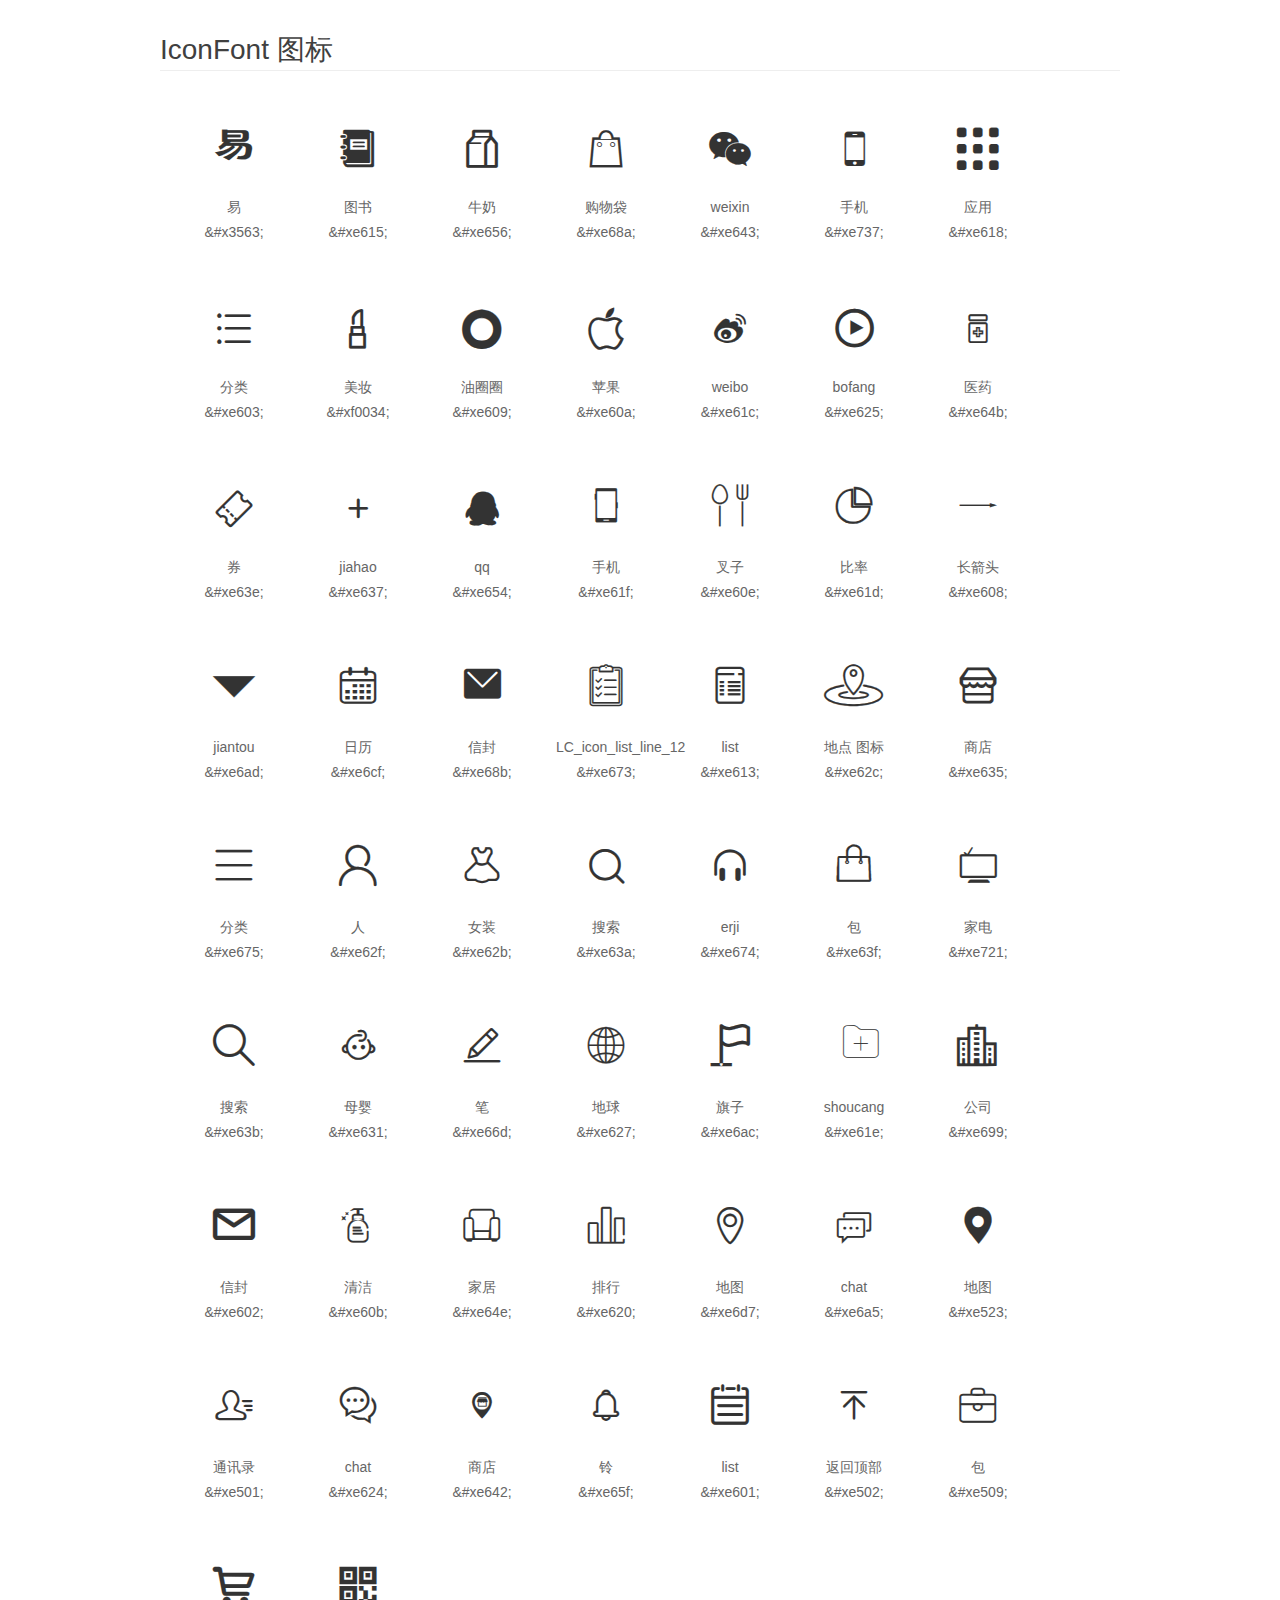
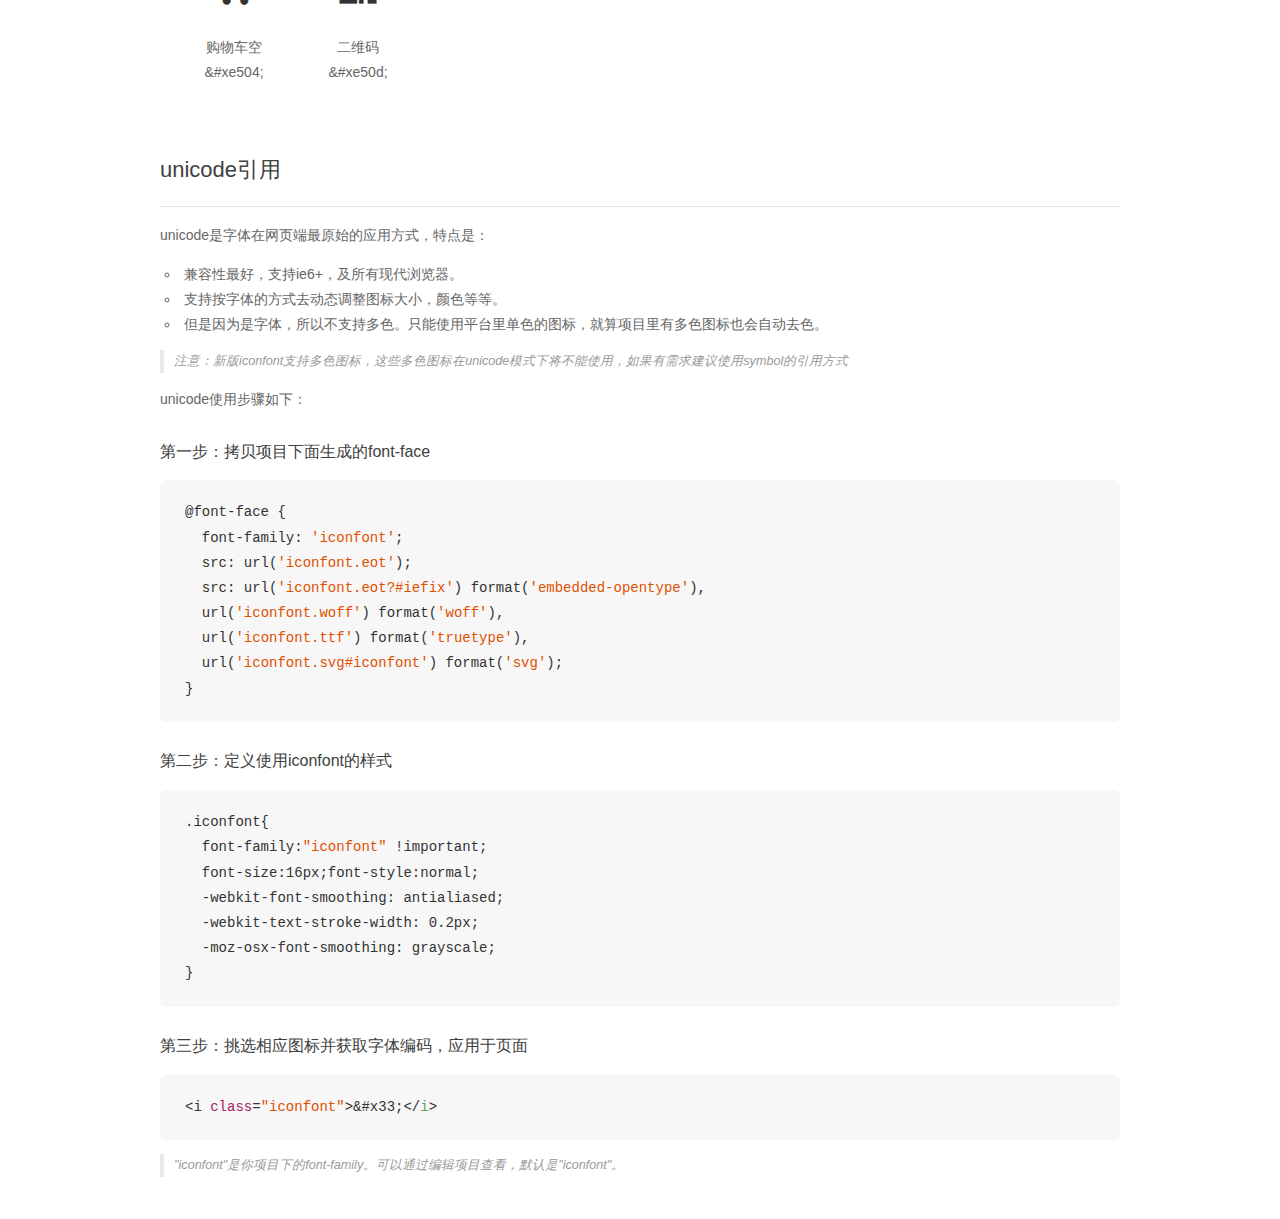
<file: font/demo_unicode.html>
<!DOCTYPE html>
<html>
<head>
    <meta charset="utf-8"/>
    <title>IconFont</title>
    <link rel="stylesheet" href="demo.css">

    <style type="text/css">

        @font-face {font-family: "iconfont";
          src: url('iconfont.eot'); /* IE9*/
          src: url('iconfont.eot#iefix') format('embedded-opentype'), /* IE6-IE8 */
          url('iconfont.woff') format('woff'), /* chrome, firefox */
          url('iconfont.ttf') format('truetype'), /* chrome, firefox, opera, Safari, Android, iOS 4.2+*/
          url('iconfont.svg#iconfont') format('svg'); /* iOS 4.1- */
        }

        .iconfont {
          font-family:"iconfont" !important;
          font-size:16px;
          font-style:normal;
          -webkit-font-smoothing: antialiased;
          -webkit-text-stroke-width: 0.2px;
          -moz-osx-font-smoothing: grayscale;
        }

    </style>
</head>
<body>
    <div class="main markdown">
        <h1>IconFont 图标</h1>
        <ul class="icon_lists clear">
            
                <li>
                <i class="icon iconfont">&#x3563;</i>
                    <div class="name">易</div>
                    <div class="code">&amp;#x3563;</div>
                </li>
            
                <li>
                <i class="icon iconfont">&#xe615;</i>
                    <div class="name">图书</div>
                    <div class="code">&amp;#xe615;</div>
                </li>
            
                <li>
                <i class="icon iconfont">&#xe656;</i>
                    <div class="name">牛奶</div>
                    <div class="code">&amp;#xe656;</div>
                </li>
            
                <li>
                <i class="icon iconfont">&#xe68a;</i>
                    <div class="name">购物袋</div>
                    <div class="code">&amp;#xe68a;</div>
                </li>
            
                <li>
                <i class="icon iconfont">&#xe643;</i>
                    <div class="name">weixin</div>
                    <div class="code">&amp;#xe643;</div>
                </li>
            
                <li>
                <i class="icon iconfont">&#xe737;</i>
                    <div class="name">手机</div>
                    <div class="code">&amp;#xe737;</div>
                </li>
            
                <li>
                <i class="icon iconfont">&#xe618;</i>
                    <div class="name">应用</div>
                    <div class="code">&amp;#xe618;</div>
                </li>
            
                <li>
                <i class="icon iconfont">&#xe603;</i>
                    <div class="name">分类</div>
                    <div class="code">&amp;#xe603;</div>
                </li>
            
                <li>
                <i class="icon iconfont">&#xf0034;</i>
                    <div class="name">美妆</div>
                    <div class="code">&amp;#xf0034;</div>
                </li>
            
                <li>
                <i class="icon iconfont">&#xe609;</i>
                    <div class="name">油圈圈</div>
                    <div class="code">&amp;#xe609;</div>
                </li>
            
                <li>
                <i class="icon iconfont">&#xe60a;</i>
                    <div class="name">苹果</div>
                    <div class="code">&amp;#xe60a;</div>
                </li>
            
                <li>
                <i class="icon iconfont">&#xe61c;</i>
                    <div class="name">weibo</div>
                    <div class="code">&amp;#xe61c;</div>
                </li>
            
                <li>
                <i class="icon iconfont">&#xe625;</i>
                    <div class="name">bofang</div>
                    <div class="code">&amp;#xe625;</div>
                </li>
            
                <li>
                <i class="icon iconfont">&#xe64b;</i>
                    <div class="name">医药</div>
                    <div class="code">&amp;#xe64b;</div>
                </li>
            
                <li>
                <i class="icon iconfont">&#xe63e;</i>
                    <div class="name">券</div>
                    <div class="code">&amp;#xe63e;</div>
                </li>
            
                <li>
                <i class="icon iconfont">&#xe637;</i>
                    <div class="name">jiahao</div>
                    <div class="code">&amp;#xe637;</div>
                </li>
            
                <li>
                <i class="icon iconfont">&#xe654;</i>
                    <div class="name">qq</div>
                    <div class="code">&amp;#xe654;</div>
                </li>
            
                <li>
                <i class="icon iconfont">&#xe61f;</i>
                    <div class="name">手机</div>
                    <div class="code">&amp;#xe61f;</div>
                </li>
            
                <li>
                <i class="icon iconfont">&#xe60e;</i>
                    <div class="name">叉子</div>
                    <div class="code">&amp;#xe60e;</div>
                </li>
            
                <li>
                <i class="icon iconfont">&#xe61d;</i>
                    <div class="name">比率</div>
                    <div class="code">&amp;#xe61d;</div>
                </li>
            
                <li>
                <i class="icon iconfont">&#xe608;</i>
                    <div class="name">长箭头</div>
                    <div class="code">&amp;#xe608;</div>
                </li>
            
                <li>
                <i class="icon iconfont">&#xe6ad;</i>
                    <div class="name">jiantou</div>
                    <div class="code">&amp;#xe6ad;</div>
                </li>
            
                <li>
                <i class="icon iconfont">&#xe6cf;</i>
                    <div class="name">日历</div>
                    <div class="code">&amp;#xe6cf;</div>
                </li>
            
                <li>
                <i class="icon iconfont">&#xe68b;</i>
                    <div class="name">信封</div>
                    <div class="code">&amp;#xe68b;</div>
                </li>
            
                <li>
                <i class="icon iconfont">&#xe673;</i>
                    <div class="name">LC_icon_list_line_12</div>
                    <div class="code">&amp;#xe673;</div>
                </li>
            
                <li>
                <i class="icon iconfont">&#xe613;</i>
                    <div class="name">list</div>
                    <div class="code">&amp;#xe613;</div>
                </li>
            
                <li>
                <i class="icon iconfont">&#xe62c;</i>
                    <div class="name">地点  图标</div>
                    <div class="code">&amp;#xe62c;</div>
                </li>
            
                <li>
                <i class="icon iconfont">&#xe635;</i>
                    <div class="name">商店</div>
                    <div class="code">&amp;#xe635;</div>
                </li>
            
                <li>
                <i class="icon iconfont">&#xe675;</i>
                    <div class="name">分类</div>
                    <div class="code">&amp;#xe675;</div>
                </li>
            
                <li>
                <i class="icon iconfont">&#xe62f;</i>
                    <div class="name">人</div>
                    <div class="code">&amp;#xe62f;</div>
                </li>
            
                <li>
                <i class="icon iconfont">&#xe62b;</i>
                    <div class="name">女装</div>
                    <div class="code">&amp;#xe62b;</div>
                </li>
            
                <li>
                <i class="icon iconfont">&#xe63a;</i>
                    <div class="name">搜索</div>
                    <div class="code">&amp;#xe63a;</div>
                </li>
            
                <li>
                <i class="icon iconfont">&#xe674;</i>
                    <div class="name">erji</div>
                    <div class="code">&amp;#xe674;</div>
                </li>
            
                <li>
                <i class="icon iconfont">&#xe63f;</i>
                    <div class="name">包</div>
                    <div class="code">&amp;#xe63f;</div>
                </li>
            
                <li>
                <i class="icon iconfont">&#xe721;</i>
                    <div class="name">家电</div>
                    <div class="code">&amp;#xe721;</div>
                </li>
            
                <li>
                <i class="icon iconfont">&#xe63b;</i>
                    <div class="name">搜索</div>
                    <div class="code">&amp;#xe63b;</div>
                </li>
            
                <li>
                <i class="icon iconfont">&#xe631;</i>
                    <div class="name">母婴</div>
                    <div class="code">&amp;#xe631;</div>
                </li>
            
                <li>
                <i class="icon iconfont">&#xe66d;</i>
                    <div class="name">笔</div>
                    <div class="code">&amp;#xe66d;</div>
                </li>
            
                <li>
                <i class="icon iconfont">&#xe627;</i>
                    <div class="name">地球</div>
                    <div class="code">&amp;#xe627;</div>
                </li>
            
                <li>
                <i class="icon iconfont">&#xe6ac;</i>
                    <div class="name">旗子</div>
                    <div class="code">&amp;#xe6ac;</div>
                </li>
            
                <li>
                <i class="icon iconfont">&#xe61e;</i>
                    <div class="name">shoucang</div>
                    <div class="code">&amp;#xe61e;</div>
                </li>
            
                <li>
                <i class="icon iconfont">&#xe699;</i>
                    <div class="name">公司</div>
                    <div class="code">&amp;#xe699;</div>
                </li>
            
                <li>
                <i class="icon iconfont">&#xe602;</i>
                    <div class="name">信封</div>
                    <div class="code">&amp;#xe602;</div>
                </li>
            
                <li>
                <i class="icon iconfont">&#xe60b;</i>
                    <div class="name">清洁</div>
                    <div class="code">&amp;#xe60b;</div>
                </li>
            
                <li>
                <i class="icon iconfont">&#xe64e;</i>
                    <div class="name">家居</div>
                    <div class="code">&amp;#xe64e;</div>
                </li>
            
                <li>
                <i class="icon iconfont">&#xe620;</i>
                    <div class="name">排行</div>
                    <div class="code">&amp;#xe620;</div>
                </li>
            
                <li>
                <i class="icon iconfont">&#xe6d7;</i>
                    <div class="name">地图</div>
                    <div class="code">&amp;#xe6d7;</div>
                </li>
            
                <li>
                <i class="icon iconfont">&#xe6a5;</i>
                    <div class="name">chat</div>
                    <div class="code">&amp;#xe6a5;</div>
                </li>
            
                <li>
                <i class="icon iconfont">&#xe523;</i>
                    <div class="name">地图</div>
                    <div class="code">&amp;#xe523;</div>
                </li>
            
                <li>
                <i class="icon iconfont">&#xe501;</i>
                    <div class="name">通讯录</div>
                    <div class="code">&amp;#xe501;</div>
                </li>
            
                <li>
                <i class="icon iconfont">&#xe624;</i>
                    <div class="name">chat</div>
                    <div class="code">&amp;#xe624;</div>
                </li>
            
                <li>
                <i class="icon iconfont">&#xe642;</i>
                    <div class="name">商店</div>
                    <div class="code">&amp;#xe642;</div>
                </li>
            
                <li>
                <i class="icon iconfont">&#xe65f;</i>
                    <div class="name">铃</div>
                    <div class="code">&amp;#xe65f;</div>
                </li>
            
                <li>
                <i class="icon iconfont">&#xe601;</i>
                    <div class="name">list</div>
                    <div class="code">&amp;#xe601;</div>
                </li>
            
                <li>
                <i class="icon iconfont">&#xe502;</i>
                    <div class="name">返回顶部</div>
                    <div class="code">&amp;#xe502;</div>
                </li>
            
                <li>
                <i class="icon iconfont">&#xe509;</i>
                    <div class="name">包</div>
                    <div class="code">&amp;#xe509;</div>
                </li>
            
                <li>
                <i class="icon iconfont">&#xe504;</i>
                    <div class="name">购物车空</div>
                    <div class="code">&amp;#xe504;</div>
                </li>
            
                <li>
                <i class="icon iconfont">&#xe50d;</i>
                    <div class="name">二维码</div>
                    <div class="code">&amp;#xe50d;</div>
                </li>
            
        </ul>
        <h2 id="unicode-">unicode引用</h2>
        <hr>

        <p>unicode是字体在网页端最原始的应用方式，特点是：</p>
        <ul>
        <li>兼容性最好，支持ie6+，及所有现代浏览器。</li>
        <li>支持按字体的方式去动态调整图标大小，颜色等等。</li>
        <li>但是因为是字体，所以不支持多色。只能使用平台里单色的图标，就算项目里有多色图标也会自动去色。</li>
        </ul>
        <blockquote>
        <p>注意：新版iconfont支持多色图标，这些多色图标在unicode模式下将不能使用，如果有需求建议使用symbol的引用方式</p>
        </blockquote>
        <p>unicode使用步骤如下：</p>
        <h3 id="-font-face">第一步：拷贝项目下面生成的font-face</h3>
        <pre><code class="lang-js hljs javascript">@font-face {
  font-family: <span class="hljs-string">'iconfont'</span>;
  src: url(<span class="hljs-string">'iconfont.eot'</span>);
  src: url(<span class="hljs-string">'iconfont.eot?#iefix'</span>) format(<span class="hljs-string">'embedded-opentype'</span>),
  url(<span class="hljs-string">'iconfont.woff'</span>) format(<span class="hljs-string">'woff'</span>),
  url(<span class="hljs-string">'iconfont.ttf'</span>) format(<span class="hljs-string">'truetype'</span>),
  url(<span class="hljs-string">'iconfont.svg#iconfont'</span>) format(<span class="hljs-string">'svg'</span>);
}
</code></pre>
        <h3 id="-iconfont-">第二步：定义使用iconfont的样式</h3>
        <pre><code class="lang-js hljs javascript">.iconfont{
  font-family:<span class="hljs-string">"iconfont"</span> !important;
  font-size:<span class="hljs-number">16</span>px;font-style:normal;
  -webkit-font-smoothing: antialiased;
  -webkit-text-stroke-width: <span class="hljs-number">0.2</span>px;
  -moz-osx-font-smoothing: grayscale;
}
</code></pre>
        <h3 id="-">第三步：挑选相应图标并获取字体编码，应用于页面</h3>
        <pre><code class="lang-js hljs javascript">&lt;i <span class="hljs-class"><span class="hljs-keyword">class</span></span>=<span class="hljs-string">"iconfont"</span>&gt;&amp;#x33;<span class="xml"><span class="hljs-tag">&lt;/<span class="hljs-name">i</span>&gt;</span></span></code></pre>

        <blockquote>
        <p>"iconfont"是你项目下的font-family。可以通过编辑项目查看，默认是"iconfont"。</p>
        </blockquote>
    </div>


</body>
</html>
</file>
<file: font/iconfont.css>
@font-face {font-family: "iconfont";
  src: url('iconfont.eot?t=1513934053442'); /* IE9*/
  src: url('iconfont.eot?t=1513934053442#iefix') format('embedded-opentype'), /* IE6-IE8 */
  url('[data-uri]') format('woff'),
  url('iconfont.ttf?t=1513934053442') format('truetype'), /* chrome, firefox, opera, Safari, Android, iOS 4.2+*/
  url('iconfont.svg?t=1513934053442#iconfont') format('svg'); /* iOS 4.1- */
}

.iconfont {
  font-family:"iconfont" !important;
  font-size:16px;
  font-style:normal;
  -webkit-font-smoothing: antialiased;
  -moz-osx-font-smoothing: grayscale;
}

.icon-yi:before { content: "\3563"; }

.icon-tushu:before { content: "\e615"; }

.icon-niunai:before { content: "\e656"; }

.icon-shoppingbag:before { content: "\e68a"; }

.icon-yingdaicon04:before { content: "\e643"; }

.icon-shouji:before { content: "\e737"; }

.icon-yingyong:before { content: "\e618"; }

.icon-fenlei:before { content: "\e603"; }

.icon-meizhuang:before { content: "\f0034"; }

.icon-quan:before { content: "\e609"; }

.icon-pingguo:before { content: "\e60a"; }

.icon-weibo:before { content: "\e61c"; }

.icon-bofang:before { content: "\e625"; }

.icon-yiyao:before { content: "\e64b"; }

.icon-quan1:before { content: "\e63e"; }

.icon-jiahao:before { content: "\e637"; }

.icon-qq:before { content: "\e654"; }

.icon-sjh-copy:before { content: "\e61f"; }

.icon-chazi:before { content: "\e60e"; }

.icon-bilv:before { content: "\e61d"; }

.icon-changjiantou:before { content: "\e608"; }

.icon-jiantou:before { content: "\e6ad"; }

.icon-rili:before { content: "\e6cf"; }

.icon-xinfeng:before { content: "\e68b"; }

.icon-education:before { content: "\e673"; }

.icon-lll:before { content: "\e613"; }

.icon-didiantubiao:before { content: "\e62c"; }

.icon-shop2:before { content: "\e635"; }

.icon-fenlei1:before { content: "\e675"; }

.icon-ren:before { content: "\e62f"; }

.icon-nvzhuang:before { content: "\e62b"; }

.icon-11:before { content: "\e63a"; }

.icon-erji:before { content: "\e674"; }

.icon-bao:before { content: "\e63f"; }

.icon-jiadian:before { content: "\e721"; }

.icon-sousuo:before { content: "\e63b"; }

.icon-muying:before { content: "\e631"; }

.icon-bi:before { content: "\e66d"; }

.icon-earth:before { content: "\e627"; }

.icon-qizi:before { content: "\e6ac"; }

.icon-shoucang:before { content: "\e61e"; }

.icon-gongsi:before { content: "\e699"; }

.icon-xinfeng1:before { content: "\e602"; }

.icon-qingjie:before { content: "\e60b"; }

.icon-jiaju:before { content: "\e64e"; }

.icon-paihang:before { content: "\e620"; }

.icon-ditu:before { content: "\e6d7"; }

.icon-chat:before { content: "\e6a5"; }

.icon-ditu1:before { content: "\e523"; }

.icon-address-book:before { content: "\e501"; }

.icon-chat1:before { content: "\e624"; }

.icon-shangdian:before { content: "\e642"; }

.icon-ling:before { content: "\e65f"; }

.icon-list:before { content: "\e601"; }

.icon-zuoqianfang:before { content: "\e502"; }

.icon-bao1:before { content: "\e509"; }

.icon-gouwuche:before { content: "\e504"; }

.icon-erweima:before { content: "\e50d"; }
</file>
<file: font/demo.css>
*{margin: 0;padding: 0;list-style: none;}
/*
KISSY CSS Reset
理念：1. reset 的目的不是清除浏览器的默认样式，这仅是部分工作。清除和重置是紧密不可分的。
2. reset 的目的不是让默认样式在所有浏览器下一致，而是减少默认样式有可能带来的问题。
3. reset 期望提供一套普适通用的基础样式。但没有银弹，推荐根据具体需求，裁剪和修改后再使用。
特色：1. 适应中文；2. 基于最新主流浏览器。
维护：玉伯<lifesinger@gmail.com>, 正淳<ragecarrier@gmail.com>
 */

/** 清除内外边距 **/
body, h1, h2, h3, h4, h5, h6, hr, p, blockquote, /* structural elements 结构元素 */
dl, dt, dd, ul, ol, li, /* list elements 列表元素 */
pre, /* text formatting elements 文本格式元素 */
form, fieldset, legend, button, input, textarea, /* form elements 表单元素 */
th, td /* table elements 表格元素 */ {
  margin: 0;
  padding: 0;
}

/** 设置默认字体 **/
body,
button, input, select, textarea /* for ie */ {
  font: 12px/1.5 tahoma, arial, \5b8b\4f53, sans-serif;
}
h1, h2, h3, h4, h5, h6 { font-size: 100%; }
address, cite, dfn, em, var { font-style: normal; } /* 将斜体扶正 */
code, kbd, pre, samp { font-family: courier new, courier, monospace; } /* 统一等宽字体 */
small { font-size: 12px; } /* 小于 12px 的中文很难阅读，让 small 正常化 */

/** 重置列表元素 **/
ul, ol { list-style: none; }

/** 重置文本格式元素 **/
a { text-decoration: none; }
a:hover { text-decoration: underline; }


/** 重置表单元素 **/
legend { color: #000; } /* for ie6 */
fieldset, img { border: 0; } /* img 搭车：让链接里的 img 无边框 */
button, input, select, textarea { font-size: 100%; } /* 使得表单元素在 ie 下能继承字体大小 */
/* 注：optgroup 无法扶正 */

/** 重置表格元素 **/
table { border-collapse: collapse; border-spacing: 0; }

/* 清除浮动 */
.ks-clear:after, .clear:after {
  content: '\20';
  display: block;
  height: 0;
  clear: both;
}
.ks-clear, .clear {
  *zoom: 1;
}

.main {
  padding: 30px 100px;
width: 960px;
margin: 0 auto;
}
.main h1{font-size:36px; color:#333; text-align:left;margin-bottom:30px; border-bottom: 1px solid #eee;}

.helps{margin-top:40px;}
.helps pre{
  padding:20px;
  margin:10px 0;
  border:solid 1px #e7e1cd;
  background-color: #fffdef;
  overflow: auto;
}

.icon_lists{
  width: 100% !important;

}

.icon_lists li{
  float:left;
  width: 100px;
  height:180px;
  text-align: center;
  list-style: none !important;
}
.icon_lists .icon{
  font-size: 42px;
  line-height: 100px;
  margin: 10px 0;
  color:#333;
  -webkit-transition: font-size 0.25s ease-out 0s;
  -moz-transition: font-size 0.25s ease-out 0s;
  transition: font-size 0.25s ease-out 0s;

}
.icon_lists .icon:hover{
  font-size: 100px;
}



.markdown {
  color: #666;
  font-size: 14px;
  line-height: 1.8;
}

.highlight {
  line-height: 1.5;
}

.markdown img {
  vertical-align: middle;
  max-width: 100%;
}

.markdown h1 {
  color: #404040;
  font-weight: 500;
  line-height: 40px;
  margin-bottom: 24px;
}

.markdown h2,
.markdown h3,
.markdown h4,
.markdown h5,
.markdown h6 {
  color: #404040;
  margin: 1.6em 0 0.6em 0;
  font-weight: 500;
  clear: both;
}

.markdown h1 {
  font-size: 28px;
}

.markdown h2 {
  font-size: 22px;
}

.markdown h3 {
  font-size: 16px;
}

.markdown h4 {
  font-size: 14px;
}

.markdown h5 {
  font-size: 12px;
}

.markdown h6 {
  font-size: 12px;
}

.markdown hr {
  height: 1px;
  border: 0;
  background: #e9e9e9;
  margin: 16px 0;
  clear: both;
}

.markdown p,
.markdown pre {
  margin: 1em 0;
}

.markdown > p,
.markdown > blockquote,
.markdown > .highlight,
.markdown > ol,
.markdown > ul {
  width: 80%;
}

.markdown ul > li {
  list-style: circle;
}

.markdown > ul li,
.markdown blockquote ul > li {
  margin-left: 20px;
  padding-left: 4px;
}

.markdown > ul li p,
.markdown > ol li p {
  margin: 0.6em 0;
}

.markdown ol > li {
  list-style: decimal;
}

.markdown > ol li,
.markdown blockquote ol > li {
  margin-left: 20px;
  padding-left: 4px;
}

.markdown code {
  margin: 0 3px;
  padding: 0 5px;
  background: #eee;
  border-radius: 3px;
}

.markdown pre {
  border-radius: 6px;
  background: #f7f7f7;
  padding: 20px;
}

.markdown pre code {
  border: none;
  background: #f7f7f7;
  margin: 0;
}

.markdown strong,
.markdown b {
  font-weight: 600;
}

.markdown > table {
  border-collapse: collapse;
  border-spacing: 0px;
  empty-cells: show;
  border: 1px solid #e9e9e9;
  width: 95%;
  margin-bottom: 24px;
}

.markdown > table th {
  white-space: nowrap;
  color: #333;
  font-weight: 600;

}

.markdown > table th,
.markdown > table td {
  border: 1px solid #e9e9e9;
  padding: 8px 16px;
  text-align: left;
}

.markdown > table th {
  background: #F7F7F7;
}

.markdown blockquote {
  font-size: 90%;
  color: #999;
  border-left: 4px solid #e9e9e9;
  padding-left: 0.8em;
  margin: 1em 0;
  font-style: italic;
}

.markdown blockquote p {
  margin: 0;
}

.markdown .anchor {
  opacity: 0;
  transition: opacity 0.3s ease;
  margin-left: 8px;
}

.markdown .waiting {
  color: #ccc;
}

.markdown h1:hover .anchor,
.markdown h2:hover .anchor,
.markdown h3:hover .anchor,
.markdown h4:hover .anchor,
.markdown h5:hover .anchor,
.markdown h6:hover .anchor {
  opacity: 1;
  display: inline-block;
}

.markdown > br,
.markdown > p > br {
  clear: both;
}


.hljs {
  display: block;
  background: white;
  padding: 0.5em;
  color: #333333;
  overflow-x: auto;
}

.hljs-comment,
.hljs-meta {
  color: #969896;
}

.hljs-string,
.hljs-variable,
.hljs-template-variable,
.hljs-strong,
.hljs-emphasis,
.hljs-quote {
  color: #df5000;
}

.hljs-keyword,
.hljs-selector-tag,
.hljs-type {
  color: #a71d5d;
}

.hljs-literal,
.hljs-symbol,
.hljs-bullet,
.hljs-attribute {
  color: #0086b3;
}

.hljs-section,
.hljs-name {
  color: #63a35c;
}

.hljs-tag {
  color: #333333;
}

.hljs-title,
.hljs-attr,
.hljs-selector-id,
.hljs-selector-class,
.hljs-selector-attr,
.hljs-selector-pseudo {
  color: #795da3;
}

.hljs-addition {
  color: #55a532;
  background-color: #eaffea;
}

.hljs-deletion {
  color: #bd2c00;
  background-color: #ffecec;
}

.hljs-link {
  text-decoration: underline;
}

pre{
  background: #fff;
}
</file>
